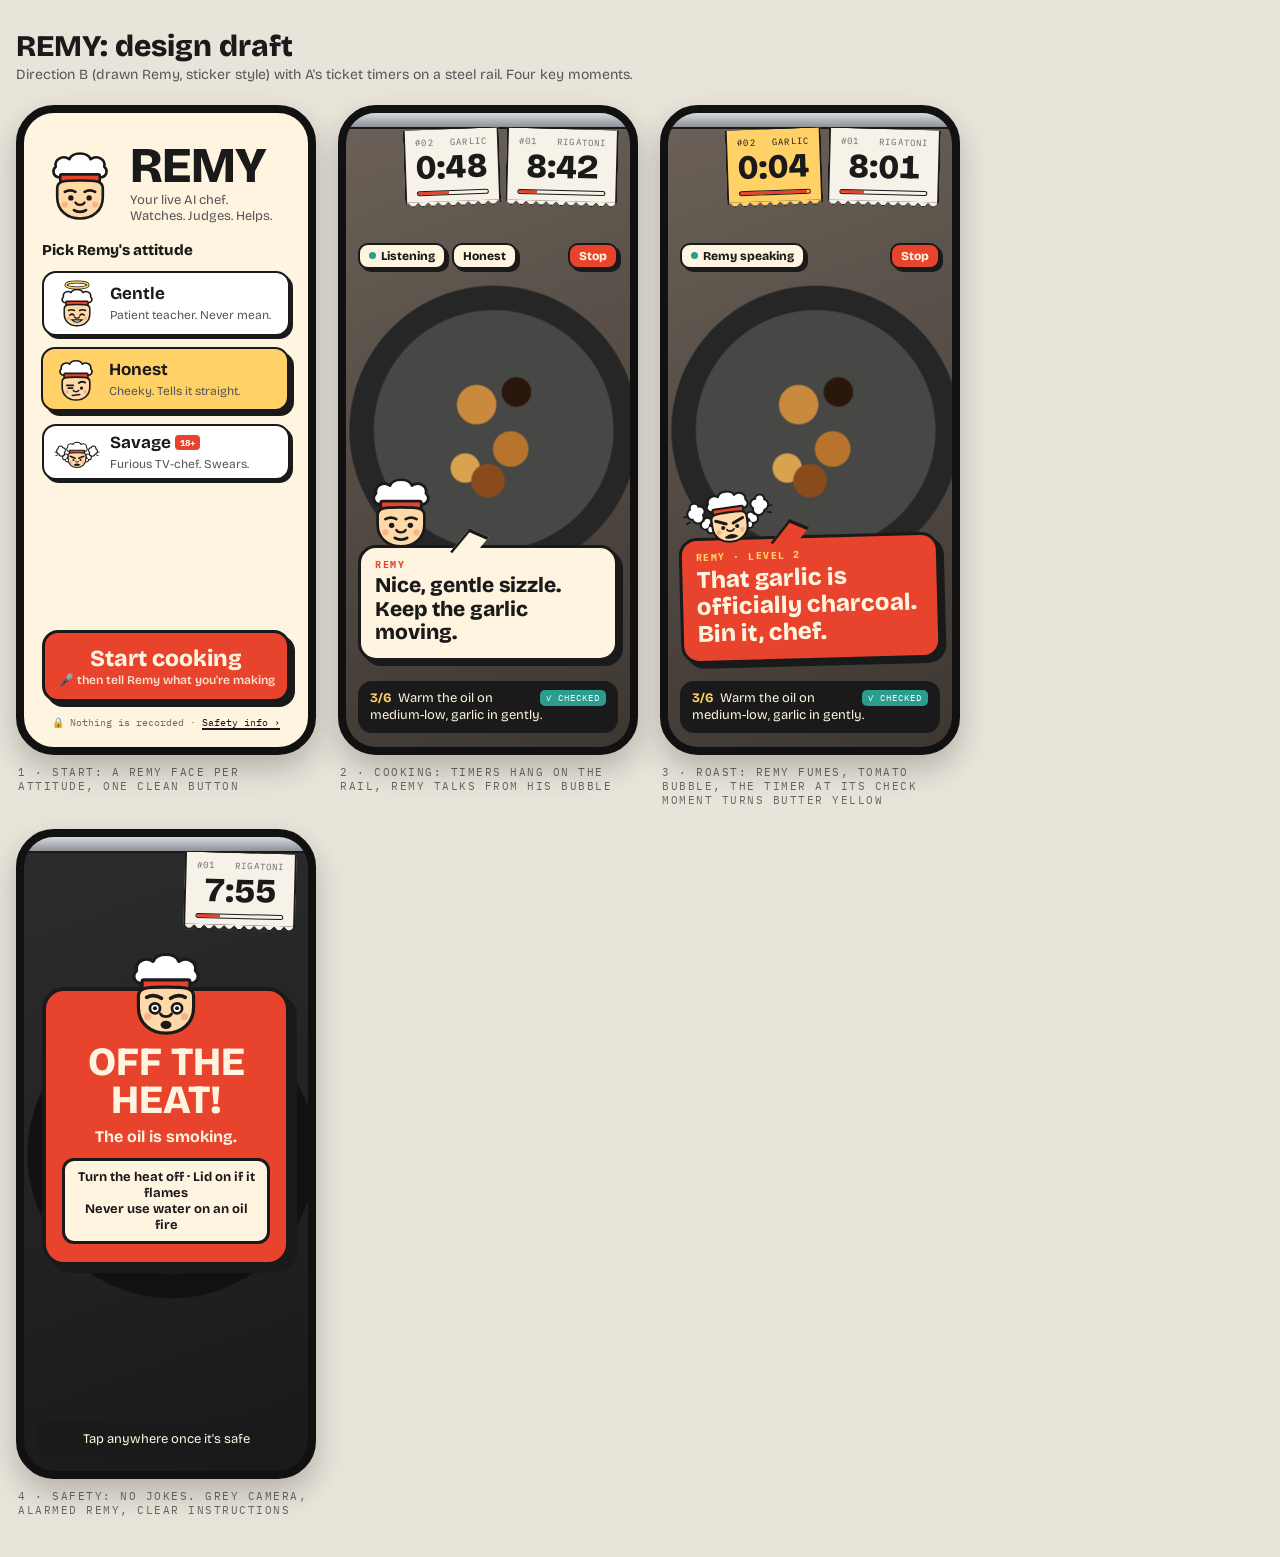
<file: docs/design/draft.html>
<!doctype html>
<html lang="en">
<head>
<meta charset="utf-8">
<meta name="viewport" content="width=device-width, initial-scale=1">
<title>REMY design draft</title>
<!-- Design draft for issue #52 (Matthew): direction B (drawn Remy) + A's ticket timers.
     Not part of the app: Felix builds it in app/. -->
<link href="https://fonts.googleapis.com/css2?family=Bricolage+Grotesque:opsz,wght@12..96,500;12..96,700;12..96,800&family=IBM+Plex+Mono:wght@500;600&display=swap" rel="stylesheet">
<style>
  :root {
    --cream: #fff4e0; --paper: #f7f2e8; --ink: #1a1a1a; --tomato: #e8432c; --butter: #ffd166; --mint: #2a9d8f; --skin: #ffd9a8;
    --steel-1: #d7dadd; --steel-2: #8d9297;
    --shadow: 4px 4px 0 var(--ink); --line: 3px solid var(--ink);
  }
  * { box-sizing: border-box; }
  body { margin: 0; background: #e9e4da; color: var(--ink); font-family: "Bricolage Grotesque", system-ui, sans-serif; padding: 28px 16px 40px; }
  h1 { font-size: 30px; font-weight: 800; margin: 0; }
  .intro { margin: 2px 0 22px; font-size: 14px; color: #555; }
  .row { display: flex; gap: 22px; flex-wrap: wrap; }
  .shot { width: 300px; }
  .label { font-family: "IBM Plex Mono", monospace; font-size: 11px; letter-spacing: 1.5px; text-transform: uppercase; color: #666; margin: 10px 2px 0; }
  .phone { width: 300px; height: 650px; border-radius: 38px; border: 8px solid #111; overflow: hidden; position: relative;
    box-shadow: 0 14px 30px rgba(0,0,0,.22); background: #000; }
  .phone > * { position: absolute; z-index: 1; }
  .cam { inset: 0; z-index: 0; background:
      radial-gradient(circle at 52% 50%, transparent 0 34%, #262626 34.5% 41%, transparent 41.5%),
      radial-gradient(circle at 46% 46%, #c98a3d 0 5%, transparent 5.5%),
      radial-gradient(circle at 58% 53%, #b8742c 0 4.5%, transparent 5%),
      radial-gradient(circle at 50% 58%, #8a4b1c 0 4%, transparent 4.5%),
      radial-gradient(circle at 42% 56%, #d9a24f 0 3.5%, transparent 4%),
      radial-gradient(circle at 60% 44%, #2a170b 0 3.5%, transparent 4%),
      radial-gradient(circle at 52% 50%, #474745 0 34%, transparent 34.5%),
      linear-gradient(160deg, #6b6158, #3d3732); }

  /* ---------- shared pieces ---------- */
  .chip { background: var(--cream); border: 2.5px solid var(--ink); border-radius: 10px; padding: 4px 9px; box-shadow: 3px 3px 0 var(--ink);
    font-weight: 800; font-size: 12px; white-space: nowrap; }
  .chip.stop { background: var(--tomato); color: var(--cream); }
  .chip.live::before { content: ""; display: inline-block; width: 7px; height: 7px; border-radius: 50%; background: var(--mint); margin-right: 5px; vertical-align: 1px; }

  /* A's ticket rail, restyled to match B (ink outline + hard shadow) */
  .rail { top: 0; left: 0; right: 0; height: 16px; background: linear-gradient(var(--steel-1), var(--steel-2)); border-bottom: 2.5px solid var(--ink); }
  .ticket { background: var(--paper); border: 2.5px solid var(--ink); border-top: 0; box-shadow: var(--shadow); padding: 7px 10px 10px; text-align: center;
    -webkit-mask: linear-gradient(#000 0 0) top/100% calc(100% - 6px) no-repeat, conic-gradient(from -45deg at bottom, #0000, #000 1deg 89deg, #0000 90deg) bottom/10px 6px repeat-x;
            mask: linear-gradient(#000 0 0) top/100% calc(100% - 6px) no-repeat, conic-gradient(from -45deg at bottom, #0000, #000 1deg 89deg, #0000 90deg) bottom/10px 6px repeat-x; }
  .ticket .k { font-family: "IBM Plex Mono", monospace; font-size: 9px; letter-spacing: 1.2px; text-transform: uppercase; color: #6b6b6b; display: flex; justify-content: space-between; gap: 6px; }
  .ticket .big { font-weight: 800; font-size: 34px; line-height: 1; margin-top: 3px; font-variant-numeric: tabular-nums; }
  .ticket .bar { height: 5px; border: 1.5px solid var(--ink); border-radius: 3px; margin-top: 6px; background: linear-gradient(90deg, var(--tomato) var(--p), transparent var(--p)); }
  .ticket.check { background: var(--butter); }
  .ticket.check .k { color: var(--ink); }
  .t1 { top: 16px; right: 12px; width: 112px; transform: rotate(1.5deg); }
  .t2 { top: 16px; right: 130px; width: 96px; transform: rotate(-2deg); }

  .face { width: 84px; }
  .speech { left: 12px; right: 12px; background: var(--cream); border: var(--line); border-radius: 18px; padding: 11px 14px 13px;
    box-shadow: 5px 5px 0 var(--ink); font-weight: 800; font-size: 21px; line-height: 1.12; }
  .speech::before { content: ""; position: absolute; top: -16px; left: 96px; width: 22px; height: 22px; background: inherit;
    border-left: var(--line); border-top: var(--line); transform: skewX(-25deg) rotate(20deg); }
  .speech .who { font-family: "IBM Plex Mono", monospace; font-size: 10px; letter-spacing: 1.5px; text-transform: uppercase; color: var(--tomato); display: block; margin-bottom: 4px; }
  .speech.roast { background: var(--tomato); color: var(--cream); font-size: 24px; transform: rotate(-1.5deg); }
  .speech.roast .who { color: var(--butter); }
  .steps { left: 12px; right: 12px; bottom: 14px; background: var(--ink); color: var(--cream); border-radius: 14px; padding: 9px 12px; font-size: 13px; line-height: 1.3; }
  .steps b { color: var(--butter); margin-right: 6px; }
  .steps .tag { float: right; font-family: "IBM Plex Mono", monospace; font-size: 9px; letter-spacing: 1px; background: var(--mint); color: #fff; padding: 2px 6px; border-radius: 5px; margin-left: 6px; }

  /* ---------- 1. start screen ---------- */
  .start { background: var(--cream); }
  .start .inner { inset: 0; padding: 30px 18px 18px; display: flex; flex-direction: column; gap: 12px; }
  .brand { display: flex; align-items: center; gap: 12px; }
  .brand .face { width: 76px; }
  .brand h2 { margin: 0; font-size: 50px; font-weight: 800; line-height: .9; letter-spacing: -1px; }
  .brand p { margin: 4px 0 0; font-size: 13px; color: #555; line-height: 1.25; }
  .pick { font-weight: 800; font-size: 15px; margin-top: 4px; }
  .mode { display: flex; align-items: center; gap: 10px; background: #fff; border: 2.5px solid var(--ink); border-radius: 14px; padding: 6px 10px;
    box-shadow: 3px 3px 0 var(--ink); }
  .mode svg { width: 46px; flex: none; }
  .mode b { font-size: 17px; display: block; }
  .mode small { font-size: 12px; color: #555; }
  .mode.on { background: var(--butter); box-shadow: 5px 5px 0 var(--ink); transform: translate(-1px, -1px); }
  .mode .age { font-family: "IBM Plex Mono", monospace; font-size: 9px; background: var(--tomato); color: #fff; padding: 2px 5px; border-radius: 4px; margin-left: 4px; vertical-align: 2px; }
  .go { margin-top: auto; background: var(--tomato); color: var(--cream); border: var(--line); border-radius: 16px; box-shadow: 5px 5px 0 var(--ink);
    font-weight: 800; font-size: 23px; padding: 13px 14px 12px; text-align: center; line-height: 1.1; }
  .go small { display: block; font-size: 12px; white-space: nowrap; font-weight: 600; opacity: .9; margin-top: 3px; }
  .fine { font-family: "IBM Plex Mono", monospace; font-size: 10px; color: #6b6b6b; text-align: center; margin-top: 2px; }
  .fine u { text-decoration-thickness: 1.5px; text-underline-offset: 2px; color: var(--ink); }

  /* ---------- 4. alert ---------- */
  .alert .cam { filter: grayscale(1) brightness(.45); }
  .alert-card { top: 150px; left: 18px; right: 18px; background: var(--tomato); color: var(--cream); border: 4px solid var(--ink); border-radius: 22px;
    box-shadow: 7px 7px 0 var(--ink); padding: 16px 16px 18px; text-align: center; }
  .alert-card .face { width: 92px; margin: -64px auto 4px; display: block; }
  .alert-card h3 { margin: 0; font-size: 40px; line-height: .95; font-weight: 800; text-transform: uppercase; }
  .alert-card p { margin: 8px 0 0; font-size: 16px; font-weight: 700; }
  .alert-card .do { margin-top: 12px; background: var(--cream); color: var(--ink); border: 3px solid var(--ink); border-radius: 12px; padding: 8px; font-size: 13px; font-weight: 700; }
</style>
</head>
<body>
  <!-- Remy: one head + swappable faces (eyebrows, eyes, mouth). Felix can reuse this SVG as-is. -->
  <svg width="0" height="0" style="position:absolute">
    <defs>
      <g id="head">
        <path d="M24 44 C16 44 12 36 18 30 C16 20 28 14 36 20 C40 10 60 10 64 20 C72 14 84 20 82 30 C88 36 84 44 76 44 Z" fill="#fff" stroke="#1a1a1a" stroke-width="3.5" stroke-linejoin="round"/>
        <rect x="24" y="40" width="52" height="10" rx="2" fill="#e8432c" stroke="#1a1a1a" stroke-width="3.5"/>
        <path d="M20 58 C20 48 30 48 50 48 C70 48 80 48 80 58 L80 70 C80 88 66 98 50 98 C34 98 20 88 20 70 Z" fill="#ffd9a8" stroke="#1a1a1a" stroke-width="3.5"/>
        <path d="M44 77 C46 81 54 81 56 77" fill="none" stroke="#1a1a1a" stroke-width="3" stroke-linecap="round"/>
        <circle cx="30" cy="80" r="4" fill="#f5a37a" opacity=".7"/><circle cx="70" cy="80" r="4" fill="#f5a37a" opacity=".7"/>
      </g>
      <g id="f-watch"><use href="#head"/><path d="M30 63 Q37 59 44 63" fill="none" stroke="#1a1a1a" stroke-width="3.5" stroke-linecap="round"/><path d="M56 63 Q63 59 70 63" fill="none" stroke="#1a1a1a" stroke-width="3.5" stroke-linecap="round"/><circle cx="38" cy="71" r="3.5" fill="#1a1a1a"/><circle cx="62" cy="71" r="3.5" fill="#1a1a1a"/><path d="M42 87 C46 90 54 90 58 87" fill="none" stroke="#1a1a1a" stroke-width="3.5" stroke-linecap="round"/></g>
      <g id="f-sus"><use href="#head"/><path d="M30 66 L44 66" stroke="#1a1a1a" stroke-width="4" stroke-linecap="round"/><path d="M56 61 Q63 56 70 60" fill="none" stroke="#1a1a1a" stroke-width="4" stroke-linecap="round"/><path d="M33 72 L43 72" stroke="#1a1a1a" stroke-width="3.5" stroke-linecap="round"/><circle cx="62" cy="72" r="3.5" fill="#1a1a1a"/><path d="M42 88 L58 86" fill="none" stroke="#1a1a1a" stroke-width="3.5" stroke-linecap="round"/></g>
      <g id="f-fury"><use href="#head"/><path d="M27 60 L44 67" stroke="#1a1a1a" stroke-width="5" stroke-linecap="round"/><path d="M73 60 L56 67" stroke="#1a1a1a" stroke-width="5" stroke-linecap="round"/><circle cx="38" cy="73" r="3.5" fill="#1a1a1a"/><circle cx="62" cy="73" r="3.5" fill="#1a1a1a"/><path d="M38 90 Q50 80 62 90 Q50 96 38 90 Z" fill="#1a1a1a"/></g>
      <g id="f-proud"><use href="#head"/><path d="M30 62 Q37 58 44 62" fill="none" stroke="#1a1a1a" stroke-width="3.5" stroke-linecap="round"/><path d="M56 62 Q63 58 70 62" fill="none" stroke="#1a1a1a" stroke-width="3.5" stroke-linecap="round"/><path d="M33 73 Q38 68 43 73" fill="none" stroke="#1a1a1a" stroke-width="3.5" stroke-linecap="round"/><path d="M57 73 Q62 68 67 73" fill="none" stroke="#1a1a1a" stroke-width="3.5" stroke-linecap="round"/><path d="M38 84 Q50 96 62 84 Z" fill="#fff" stroke="#1a1a1a" stroke-width="3"/></g>

      <!-- accessories: a halo for Gentle, steam from the ears for Savage -->
      <g id="acc-halo"><ellipse cx="50" cy="2" rx="26" ry="7" fill="none" stroke="#1a1a1a" stroke-width="7"/><ellipse cx="50" cy="2" rx="26" ry="7" fill="none" stroke="#ffd166" stroke-width="3.5"/></g>
      <g id="acc-steam">
        <!-- cartoon steam: puffs grow as they blow out of each ear, plus little speed lines -->
        <g fill="#1a1a1a" stroke="#1a1a1a" stroke-width="7"><circle cx="17" cy="73" r="4.5"/><circle cx="9" cy="64" r="6"/><circle cx="13" cy="59" r="5"/><circle cx="-2" cy="50" r="8"/><circle cx="-10" cy="43" r="7.5"/><circle cx="2" cy="40" r="7"/><circle cx="-6" cy="33" r="6"/></g><g fill="#fff"><circle cx="17" cy="73" r="4.5"/><circle cx="9" cy="64" r="6"/><circle cx="13" cy="59" r="5"/><circle cx="-2" cy="50" r="8"/><circle cx="-10" cy="43" r="7.5"/><circle cx="2" cy="40" r="7"/><circle cx="-6" cy="33" r="6"/></g><g fill="#1a1a1a" stroke="#1a1a1a" stroke-width="7"><circle cx="83" cy="73" r="4.5"/><circle cx="91" cy="64" r="6"/><circle cx="87" cy="59" r="5"/><circle cx="102" cy="50" r="8"/><circle cx="110" cy="43" r="7.5"/><circle cx="98" cy="40" r="7"/><circle cx="106" cy="33" r="6"/></g><g fill="#fff"><circle cx="83" cy="73" r="4.5"/><circle cx="91" cy="64" r="6"/><circle cx="87" cy="59" r="5"/><circle cx="102" cy="50" r="8"/><circle cx="110" cy="43" r="7.5"/><circle cx="98" cy="40" r="7"/><circle cx="106" cy="33" r="6"/></g>
        <g stroke="#1a1a1a" stroke-width="3" stroke-linecap="round" fill="none"><path d="M-16 56 L-22 58"/><path d="M-18 46 L-25 46"/><path d="M116 56 L122 58"/><path d="M118 46 L125 46"/></g>
      </g>
      <g id="acc-flush"><!-- angry red flush over the face --><path d="M22 60 C22 52 32 52 50 52 C68 52 78 52 78 60 L78 70 C78 86 65 96 50 96 C35 96 22 86 22 70 Z" fill="#e8432c" opacity=".28"/></g>
      <g id="f-gentle"><use href="#f-proud"/><use href="#acc-halo"/></g>
      <g id="f-savage"><use href="#acc-steam"/><use href="#f-fury"/></g>
      <!-- alarmed: no comedy, wide eyes, flat mouth (safety alerts only) -->
      <g id="f-alarm"><use href="#head"/><path d="M29 59 Q37 55 45 60" fill="none" stroke="#1a1a1a" stroke-width="4" stroke-linecap="round"/><path d="M55 60 Q63 55 71 59" fill="none" stroke="#1a1a1a" stroke-width="4" stroke-linecap="round"/><circle cx="38" cy="71" r="5.5" fill="#fff" stroke="#1a1a1a" stroke-width="3"/><circle cx="62" cy="71" r="5.5" fill="#fff" stroke="#1a1a1a" stroke-width="3"/><circle cx="38" cy="71" r="2.2" fill="#1a1a1a"/><circle cx="62" cy="71" r="2.2" fill="#1a1a1a"/><ellipse cx="50" cy="89" rx="6" ry="4.5" fill="#1a1a1a"/></g>
    </defs>
  </svg>

  <h1>REMY: design draft</h1>
  <p class="intro">Direction B (drawn Remy, sticker style) with A's ticket timers on a steel rail. Four key moments.</p>

  <div class="row">
    <!-- 1. START -->
    <div class="shot">
      <div class="phone start"><div class="inner">
        <div class="brand"><svg class="face" viewBox="0 0 100 104"><use href="#f-watch"/></svg>
          <div><h2>REMY</h2><p>Your live AI chef.<br>Watches. Judges. Helps.</p></div></div>
        <div class="pick">Pick Remy's attitude</div>
        <div class="mode"><svg viewBox="-4 -12 108 116"><use href="#f-gentle"/></svg><div><b>Gentle</b><small>Patient teacher. Never mean.</small></div></div>
        <div class="mode on"><svg viewBox="0 0 100 104"><use href="#f-sus"/></svg><div><b>Honest</b><small>Cheeky. Tells it straight.</small></div></div>
        <div class="mode"><svg viewBox="-28 -12 156 116"><use href="#f-savage"/></svg><div><b>Savage<span class="age">18+</span></b><small>Furious TV-chef. Swears.</small></div></div>
        <div class="go">Start cooking<small>🎤 then tell Remy what you're making</small></div>
        <div class="fine">🔒 Nothing is recorded · <u>Safety info ›</u></div>
      </div></div>
      <div class="label">1 · Start: a Remy face per attitude, one clean button</div>
    </div>

    <!-- 2. COOKING -->
    <div class="shot">
      <div class="phone"><div class="cam"></div>
        <div class="rail"></div>
        <div class="ticket t2"><div class="k"><span>#02</span><span>Garlic</span></div><div class="big">0:48</div><div class="bar" style="--p:45%"></div></div>
        <div class="ticket t1"><div class="k"><span>#01</span><span>Rigatoni</span></div><div class="big">8:42</div><div class="bar" style="--p:22%"></div></div>
        <svg class="face" style="bottom:196px;left:16px;width:78px;z-index:2" viewBox="0 0 100 104"><use href="#f-watch"/></svg>
        <div style="top:130px;left:12px;display:flex;gap:6px"><span class="chip live">Listening</span><span class="chip">Honest</span></div>
        <div class="chip stop" style="top:130px;right:12px">Stop</div>
        <div class="speech" style="bottom:86px"><span class="who">Remy</span>Nice, gentle sizzle. Keep the garlic moving.</div>
        <div class="steps"><span class="tag">✓ CHECKED</span><b>3/6</b>Warm the oil on medium-low, garlic in gently.</div>
      </div>
      <div class="label">2 · Cooking: timers hang on the rail, Remy talks from his bubble</div>
    </div>

    <!-- 3. ROAST -->
    <div class="shot">
      <div class="phone"><div class="cam"></div>
        <div class="rail"></div>
        <div class="ticket t2 check"><div class="k"><span>#02</span><span>Garlic</span></div><div class="big">0:04</div><div class="bar" style="--p:96%"></div></div>
        <div class="ticket t1"><div class="k"><span>#01</span><span>Rigatoni</span></div><div class="big">8:01</div><div class="bar" style="--p:27%"></div></div>
        <svg class="face" style="bottom:202px;left:14px;width:92px;transform:rotate(-8deg);z-index:2" viewBox="-28 -12 156 116"><use href="#f-savage"/></svg>
        <div style="top:130px;left:12px;display:flex;gap:6px"><span class="chip live">Remy speaking</span></div>
        <div class="chip stop" style="top:130px;right:12px">Stop</div>
        <div class="speech roast" style="bottom:86px"><span class="who">Remy · level 2</span>That garlic is officially charcoal. Bin it, chef.</div>
        <div class="steps"><span class="tag">✓ CHECKED</span><b>3/6</b>Warm the oil on medium-low, garlic in gently.</div>
      </div>
      <div class="label">3 · Roast: Remy fumes, tomato bubble, the timer at its check moment turns butter yellow</div>
    </div>

    <!-- 4. SAFETY ALERT -->
    <div class="shot">
      <div class="phone alert"><div class="cam"></div>
        <div class="rail"></div>
        <div class="ticket t1"><div class="k"><span>#01</span><span>Rigatoni</span></div><div class="big">7:55</div><div class="bar" style="--p:28%"></div></div>
        <div class="alert-card">
          <svg class="face" viewBox="0 0 100 104"><use href="#f-alarm"/></svg>
          <h3>Off the heat!</h3>
          <p>The oil is smoking.</p>
          <div class="do">Turn the heat off · Lid on if it flames<br><b>Never use water on an oil fire</b></div>
        </div>
        <div class="steps" style="text-align:center">Tap anywhere once it's safe</div>
      </div>
      <div class="label">4 · Safety: no jokes. Grey camera, alarmed Remy, clear instructions</div>
    </div>
  </div>
</body>
</html>
</file>
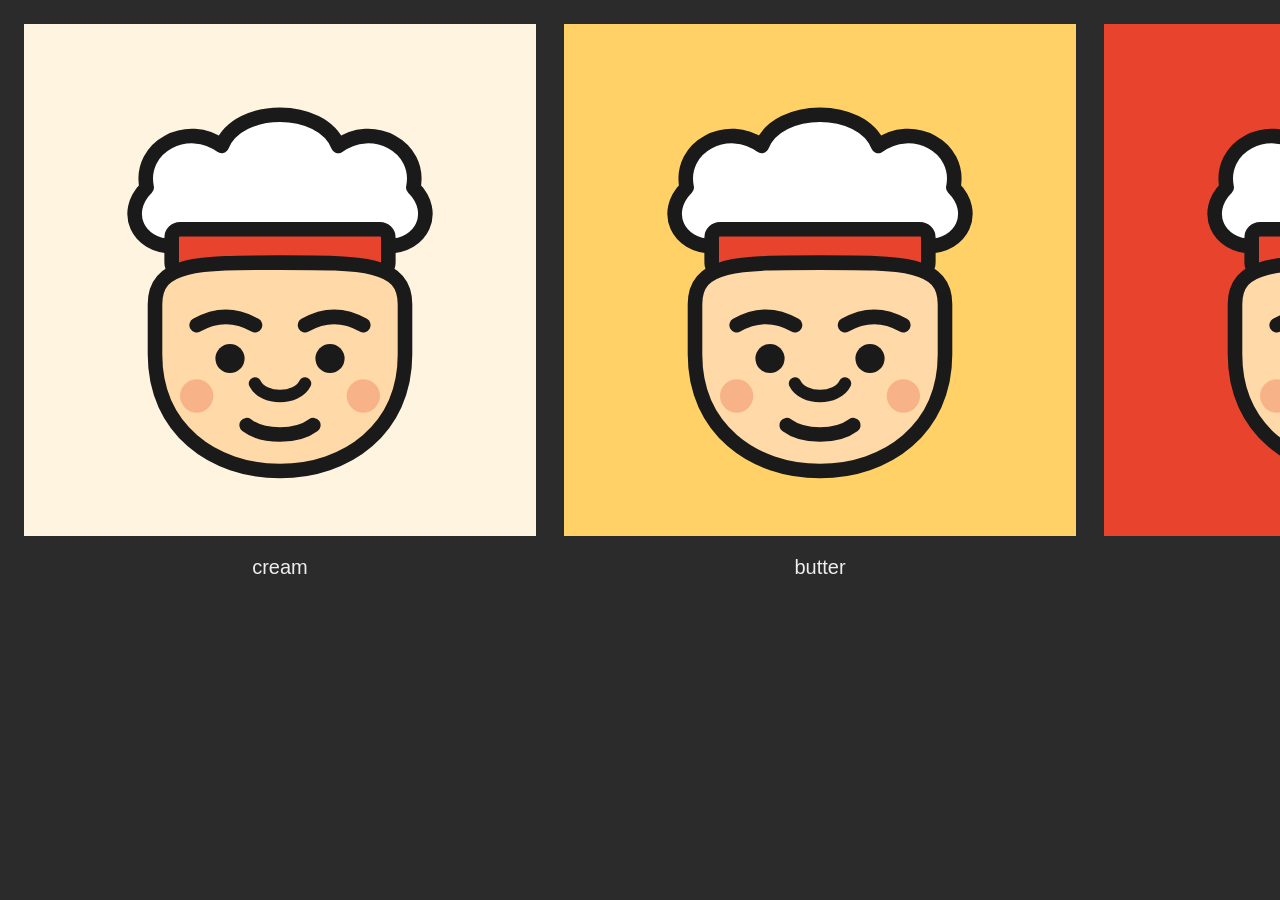
<file: docs/design/icon.html>
<!doctype html><html><head><meta charset="utf-8"><style>
body { margin:0; padding:24px; background:#2b2b2b; font-family: sans-serif; color:#eee; display:flex; gap:28px; }
.icon { width:512px; height:512px; display:grid; place-items:center; }
.icon svg { width:400px; height:auto; margin-top:16px; }
.opt p { text-align:center; font-size:20px; }
/* preview: as iOS shows it (rounded, small) */
.small .icon { transform: scale(.35); transform-origin: top left; border-radius: 115px; }
</style></head><body><svg width="0" height="0" style="position:absolute" aria-hidden="true">
    <defs>
      <g id="head">
        <path d="M24 44 C16 44 12 36 18 30 C16 20 28 14 36 20 C40 10 60 10 64 20 C72 14 84 20 82 30 C88 36 84 44 76 44 Z" fill="#fff" stroke="#1a1a1a" stroke-width="3.5" stroke-linejoin="round"/>
        <rect x="24" y="40" width="52" height="10" rx="2" fill="#e8432c" stroke="#1a1a1a" stroke-width="3.5"/>
        <path d="M20 58 C20 48 30 48 50 48 C70 48 80 48 80 58 L80 70 C80 88 66 98 50 98 C34 98 20 88 20 70 Z" fill="#ffd9a8" stroke="#1a1a1a" stroke-width="3.5"/>
        <path d="M44 77 C46 81 54 81 56 77" fill="none" stroke="#1a1a1a" stroke-width="3" stroke-linecap="round"/>
        <circle cx="30" cy="80" r="4" fill="#f5a37a" opacity=".7"/><circle cx="70" cy="80" r="4" fill="#f5a37a" opacity=".7"/>
      </g>
      <g id="f-watch"><use href="#head"/><path d="M30 63 Q37 59 44 63" fill="none" stroke="#1a1a1a" stroke-width="3.5" stroke-linecap="round"/><path d="M56 63 Q63 59 70 63" fill="none" stroke="#1a1a1a" stroke-width="3.5" stroke-linecap="round"/><circle cx="38" cy="71" r="3.5" fill="#1a1a1a"/><circle cx="62" cy="71" r="3.5" fill="#1a1a1a"/><path d="M42 87 C46 90 54 90 58 87" fill="none" stroke="#1a1a1a" stroke-width="3.5" stroke-linecap="round"/></g>
      <g id="f-sus"><use href="#head"/><path d="M30 66 L44 66" stroke="#1a1a1a" stroke-width="4" stroke-linecap="round"/><path d="M56 61 Q63 56 70 60" fill="none" stroke="#1a1a1a" stroke-width="4" stroke-linecap="round"/><path d="M33 72 L43 72" stroke="#1a1a1a" stroke-width="3.5" stroke-linecap="round"/><circle cx="62" cy="72" r="3.5" fill="#1a1a1a"/><path d="M42 88 L58 86" fill="none" stroke="#1a1a1a" stroke-width="3.5" stroke-linecap="round"/></g>
      <g id="f-fury"><use href="#head"/><path d="M27 60 L44 67" stroke="#1a1a1a" stroke-width="5" stroke-linecap="round"/><path d="M73 60 L56 67" stroke="#1a1a1a" stroke-width="5" stroke-linecap="round"/><circle cx="38" cy="73" r="3.5" fill="#1a1a1a"/><circle cx="62" cy="73" r="3.5" fill="#1a1a1a"/><path d="M38 90 Q50 80 62 90 Q50 96 38 90 Z" fill="#1a1a1a"/></g>
      <g id="f-proud"><use href="#head"/><path d="M30 62 Q37 58 44 62" fill="none" stroke="#1a1a1a" stroke-width="3.5" stroke-linecap="round"/><path d="M56 62 Q63 58 70 62" fill="none" stroke="#1a1a1a" stroke-width="3.5" stroke-linecap="round"/><path d="M33 73 Q38 68 43 73" fill="none" stroke="#1a1a1a" stroke-width="3.5" stroke-linecap="round"/><path d="M57 73 Q62 68 67 73" fill="none" stroke="#1a1a1a" stroke-width="3.5" stroke-linecap="round"/><path d="M38 84 Q50 96 62 84 Z" fill="#fff" stroke="#1a1a1a" stroke-width="3"/></g>

      <!-- accessories: a halo for Gentle, steam from the ears for Savage -->
      <g id="acc-halo"><ellipse cx="50" cy="2" rx="26" ry="7" fill="none" stroke="#1a1a1a" stroke-width="7"/><ellipse cx="50" cy="2" rx="26" ry="7" fill="none" stroke="#ffd166" stroke-width="3.5"/></g>
      <g id="acc-steam">
        <!-- cartoon steam: puffs grow as they blow out of each ear, plus little speed lines -->
        <g fill="#1a1a1a" stroke="#1a1a1a" stroke-width="7"><circle cx="17" cy="73" r="4.5"/><circle cx="9" cy="64" r="6"/><circle cx="13" cy="59" r="5"/><circle cx="-2" cy="50" r="8"/><circle cx="-10" cy="43" r="7.5"/><circle cx="2" cy="40" r="7"/><circle cx="-6" cy="33" r="6"/></g><g fill="#fff"><circle cx="17" cy="73" r="4.5"/><circle cx="9" cy="64" r="6"/><circle cx="13" cy="59" r="5"/><circle cx="-2" cy="50" r="8"/><circle cx="-10" cy="43" r="7.5"/><circle cx="2" cy="40" r="7"/><circle cx="-6" cy="33" r="6"/></g><g fill="#1a1a1a" stroke="#1a1a1a" stroke-width="7"><circle cx="83" cy="73" r="4.5"/><circle cx="91" cy="64" r="6"/><circle cx="87" cy="59" r="5"/><circle cx="102" cy="50" r="8"/><circle cx="110" cy="43" r="7.5"/><circle cx="98" cy="40" r="7"/><circle cx="106" cy="33" r="6"/></g><g fill="#fff"><circle cx="83" cy="73" r="4.5"/><circle cx="91" cy="64" r="6"/><circle cx="87" cy="59" r="5"/><circle cx="102" cy="50" r="8"/><circle cx="110" cy="43" r="7.5"/><circle cx="98" cy="40" r="7"/><circle cx="106" cy="33" r="6"/></g>
        <g stroke="#1a1a1a" stroke-width="3" stroke-linecap="round" fill="none"><path d="M-16 56 L-22 58"/><path d="M-18 46 L-25 46"/><path d="M116 56 L122 58"/><path d="M118 46 L125 46"/></g>
      </g>
      <g id="acc-flush"><!-- angry red flush over the face --><path d="M22 60 C22 52 32 52 50 52 C68 52 78 52 78 60 L78 70 C78 86 65 96 50 96 C35 96 22 86 22 70 Z" fill="#e8432c" opacity=".28"/></g>
      <g id="f-gentle"><use href="#f-proud"/><use href="#acc-halo"/></g>
      <g id="f-savage"><use href="#acc-steam"/><use href="#f-fury"/></g>
      <!-- alarmed: no comedy, wide eyes, flat mouth (safety alerts only) -->
      <g id="f-alarm"><use href="#head"/><path d="M29 59 Q37 55 45 60" fill="none" stroke="#1a1a1a" stroke-width="4" stroke-linecap="round"/><path d="M55 60 Q63 55 71 59" fill="none" stroke="#1a1a1a" stroke-width="4" stroke-linecap="round"/><circle cx="38" cy="71" r="5.5" fill="#fff" stroke="#1a1a1a" stroke-width="3"/><circle cx="62" cy="71" r="5.5" fill="#fff" stroke="#1a1a1a" stroke-width="3"/><circle cx="38" cy="71" r="2.2" fill="#1a1a1a"/><circle cx="62" cy="71" r="2.2" fill="#1a1a1a"/><ellipse cx="50" cy="89" rx="6" ry="4.5" fill="#1a1a1a"/></g>
    </defs>
  </svg><div class="opt"><div class="icon" id="icon-cream" style="background:#fff4e0"><svg viewBox="2 2 96 104"><use href="#f-watch"/></svg></div><p>cream</p></div><div class="opt"><div class="icon" id="icon-butter" style="background:#ffd166"><svg viewBox="2 2 96 104"><use href="#f-watch"/></svg></div><p>butter</p></div><div class="opt"><div class="icon" id="icon-tomato" style="background:#e8432c"><svg viewBox="2 2 96 104"><use href="#f-watch"/></svg></div><p>tomato</p></div><div class="opt"><div class="icon" id="icon-sky" style="background:#c9e2f6"><svg viewBox="2 2 96 104"><use href="#f-watch"/></svg></div><p>sky</p></div></body></html>
</file>
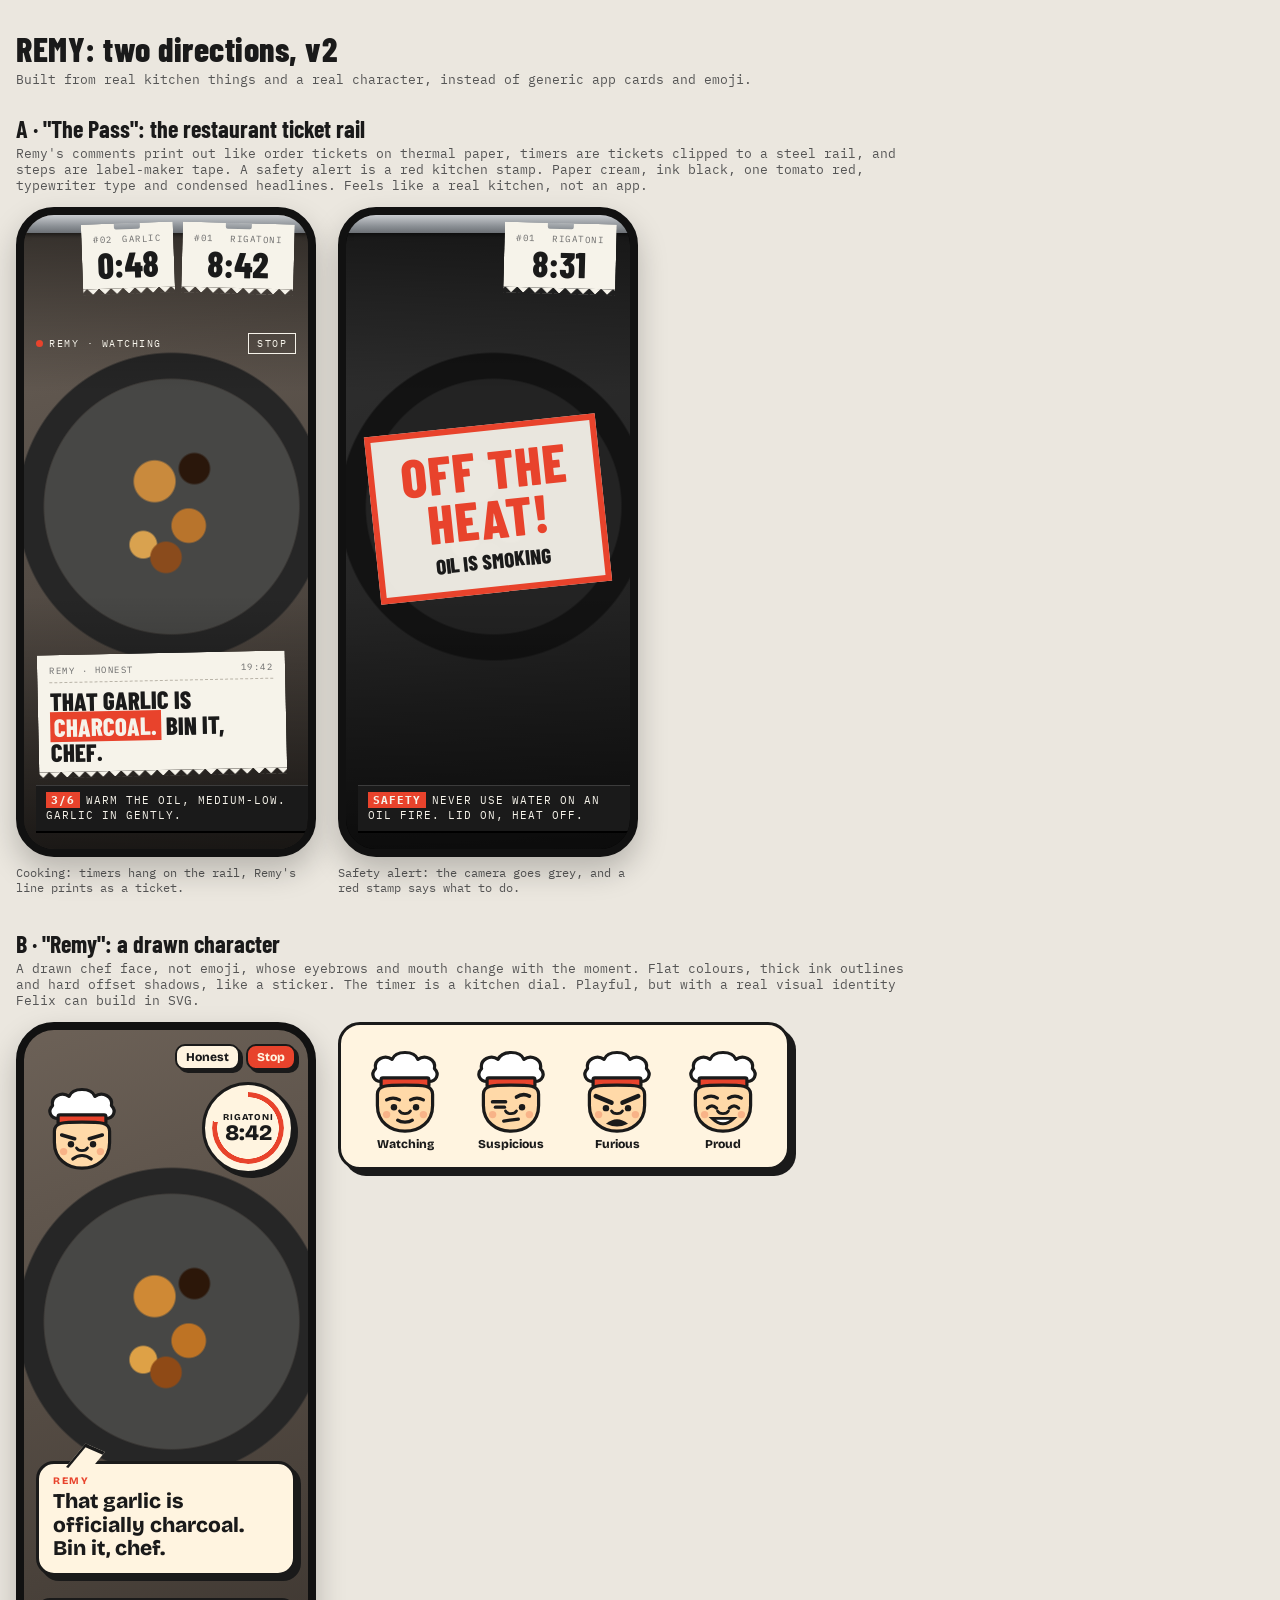
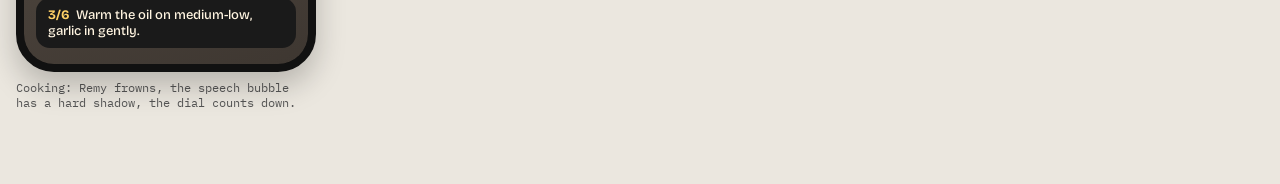
<file: docs/design/moods-v2.html>
<!doctype html>
<html lang="en">
<head>
<meta charset="utf-8">
<meta name="viewport" content="width=device-width, initial-scale=1">
<title>REMY directions v2</title>
<!-- Design exploration for issue #52 (Matthew). Not part of the app: Felix builds the chosen one in app/. -->
<link href="https://fonts.googleapis.com/css2?family=Barlow+Condensed:wght@600;800&family=IBM+Plex+Mono:wght@400;600&family=Bricolage+Grotesque:opsz,wght@12..96,500;12..96,800&display=swap" rel="stylesheet">
<style>
  :root { --page: #ebe7df; --ink: #1a1a1a; }
  * { box-sizing: border-box; }
  body { margin: 0; background: var(--page); color: var(--ink); font-family: "IBM Plex Mono", ui-monospace, monospace; padding: 28px 16px 40px; }
  h1 { font-family: "Barlow Condensed", sans-serif; font-weight: 800; font-size: 34px; margin: 0; letter-spacing: .5px; }
  .intro { margin: 2px 0 26px; font-size: 13px; color: #555; }
  .dir { margin-bottom: 34px; }
  .dir h2 { font-family: "Barlow Condensed", sans-serif; font-size: 24px; margin: 0; }
  .dir p { margin: 2px 0 14px; font-size: 12.5px; color: #555; max-width: 900px; }
  .row { display: flex; gap: 22px; flex-wrap: wrap; align-items: flex-start; }
  .phone { width: 300px; height: 650px; border-radius: 38px; border: 8px solid #111; overflow: hidden; position: relative;
    box-shadow: 0 14px 30px rgba(0,0,0,.22); background: #000; }
  .cam { position: absolute; inset: 0; background:
      radial-gradient(circle at 52% 46%, transparent 0 34%, #262626 34.5% 41%, transparent 41.5%),
      radial-gradient(circle at 46% 42%, #c98a3d 0 5%, transparent 5.5%),
      radial-gradient(circle at 58% 49%, #b8742c 0 4.5%, transparent 5%),
      radial-gradient(circle at 50% 54%, #8a4b1c 0 4%, transparent 4.5%),
      radial-gradient(circle at 42% 52%, #d9a24f 0 3.5%, transparent 4%),
      radial-gradient(circle at 60% 40%, #2a170b 0 3.5%, transparent 4%),
      radial-gradient(circle at 52% 46%, #474745 0 34%, transparent 34.5%),
      linear-gradient(160deg, #6b6158, #3d3732); }
  .phone > *:not(.cam) { position: absolute; z-index: 1; }
  .caption { width: 300px; font-size: 11.5px; color: #555; margin-top: 8px; }

  /* ================= A · THE PASS (ticket rail) ================= */
  .pass .cam::after { content: ""; position: absolute; inset: 0; background: linear-gradient(180deg, rgba(0,0,0,.55), transparent 28%, transparent 60%, rgba(0,0,0,.6)); }
  .rail { top: 0; left: 0; right: 0; height: 18px; background: linear-gradient(#c9ccd0, #8d9297 60%, #6c7075);
    box-shadow: 0 2px 4px rgba(0,0,0,.5); }
  .bar { top: 26px; left: 12px; right: 12px; display: flex; justify-content: space-between; align-items: center;
    font-size: 10px; color: #f6f3ea; letter-spacing: 1.5px; text-transform: uppercase; }
  .bar .live::before { content: ""; display: inline-block; width: 7px; height: 7px; background: #e8432c; border-radius: 50%; margin-right: 6px; animation: blink 1.2s infinite; }
  .bar .stop { border: 1px solid #f6f3ea; padding: 3px 8px; }
  .ticket { background: #f6f3ea; color: var(--ink); padding: 10px 12px 12px; box-shadow: 0 3px 8px rgba(0,0,0,.35);
    /* zig-zag torn bottom edge */
    -webkit-mask: linear-gradient(#000 0 0) top/100% calc(100% - 6px) no-repeat, conic-gradient(from -45deg at bottom, #0000, #000 1deg 89deg, #0000 90deg) bottom/12px 6px repeat-x;
            mask: linear-gradient(#000 0 0) top/100% calc(100% - 6px) no-repeat, conic-gradient(from -45deg at bottom, #0000, #000 1deg 89deg, #0000 90deg) bottom/12px 6px repeat-x; }
  .clip { width: 26px; height: 14px; background: linear-gradient(#d7dadd, #8d9297); border-radius: 2px; position: absolute; top: -8px; left: 50%; transform: translateX(-50%); }
  .t-timer { top: 8px; right: 14px; width: 112px; text-align: center; transform: rotate(1.5deg); }
  .t-timer2 { top: 8px; right: 134px; width: 92px; text-align: center; transform: rotate(-2deg); }
  .ticket .k { font-size: 9px; letter-spacing: 1.5px; text-transform: uppercase; color: #6b6b6b; display: flex; justify-content: space-between; }
  .ticket .big { font-family: "Barlow Condensed", sans-serif; font-weight: 800; font-size: 36px; line-height: 1; margin-top: 2px; }
  .ticket hr { border: 0; border-top: 1px dashed #b9b4a8; margin: 6px 0; }
  .t-roast { left: 14px; right: 22px; bottom: 74px; transform: rotate(-1.2deg); }
  .t-roast .line { font-family: "Barlow Condensed", sans-serif; font-weight: 800; font-size: 25px; line-height: 1.02; text-transform: uppercase; margin-top: 4px; }
  .t-roast .line em { font-style: normal; background: #e8432c; color: #f6f3ea; padding: 0 4px; }
  .tape { left: 12px; bottom: 18px; background: #1a1a1a; color: #f6f3ea; font-size: 11px; letter-spacing: 1px; padding: 8px 10px;
    text-transform: uppercase; box-shadow: 0 2px 0 #000, inset 0 1px 0 rgba(255,255,255,.15); max-width: 276px; line-height: 1.35; }
  .tape b { background: #e8432c; padding: 1px 5px; margin-right: 6px; }
  /* alert: the "86" stamp */
  .pass.alert .cam { filter: grayscale(1) brightness(.5); }
  .stamp { top: 210px; left: 26px; right: 26px; border: 6px solid #e8432c; color: #e8432c; text-align: center; padding: 14px 10px; transform: rotate(-6deg);
    font-family: "Barlow Condensed", sans-serif; font-weight: 800; text-transform: uppercase; background: rgba(246,243,234,.94); }
  .stamp .h { font-size: 54px; line-height: .9; letter-spacing: 1px; }
  .stamp .s { font-size: 21px; color: #1a1a1a; margin-top: 6px; }
  @keyframes blink { 50% { opacity: .25; } }

  /* ================= B · REMY (the character) ================= */
  .rm { --cream: #fff4e0; --tomato: #e8432c; --mint: #2a9d8f; --ink: #1a1a1a; }
  .rm .cam { filter: saturate(1.1); }
  .rm .bar2 { top: 14px; left: 12px; right: 12px; display: flex; justify-content: flex-end; gap: 6px; font-family: "Bricolage Grotesque", sans-serif; font-weight: 800; font-size: 12px; }
  .chip { background: var(--cream); border: 2.5px solid var(--ink); border-radius: 10px; padding: 4px 9px; box-shadow: 3px 3px 0 var(--ink); }
  .chip.stop { background: var(--tomato); color: var(--cream); }
  .face { top: 48px; left: 12px; width: 92px; }
  .dial { top: 52px; right: 14px; width: 92px; height: 92px; border-radius: 50%; background: var(--cream); border: 3px solid var(--ink); box-shadow: 4px 4px 0 var(--ink);
    display: grid; place-items: center; text-align: center; font-family: "Bricolage Grotesque", sans-serif; }
  .dial::before { content: ""; position: absolute; inset: 7px; border-radius: 50%; background: conic-gradient(var(--tomato) 0 78%, transparent 78%); -webkit-mask: radial-gradient(circle, transparent 60%, #000 61%); mask: radial-gradient(circle, transparent 60%, #000 61%); }
  .dial b { font-size: 22px; font-weight: 800; line-height: 1; }
  .dial small { font-size: 9px; font-weight: 800; letter-spacing: 1px; text-transform: uppercase; display: block; }
  .speech { left: 12px; right: 12px; bottom: 88px; background: var(--cream); border: 3px solid var(--ink); border-radius: 18px; padding: 12px 14px;
    box-shadow: 5px 5px 0 var(--ink); font-family: "Bricolage Grotesque", sans-serif; font-weight: 800; font-size: 21px; line-height: 1.12; }
  .speech::before { content: ""; position: absolute; top: -17px; left: 34px; width: 22px; height: 22px; background: var(--cream);
    border-left: 3px solid var(--ink); border-top: 3px solid var(--ink); transform: skewX(-25deg) rotate(20deg); }
  .speech .who { font-size: 10px; letter-spacing: 1.5px; text-transform: uppercase; color: var(--tomato); display: block; margin-bottom: 3px; }
  .step2 { left: 12px; right: 12px; bottom: 16px; background: var(--ink); color: var(--cream); border-radius: 14px; padding: 9px 12px;
    font-family: "Bricolage Grotesque", sans-serif; font-weight: 500; font-size: 13px; }
  .step2 b { color: #ffd166; margin-right: 6px; }
  .sheet { display: flex; gap: 14px; background: #fff4e0; border: 3px solid #1a1a1a; border-radius: 22px; padding: 16px 18px; box-shadow: 6px 6px 0 #1a1a1a; }
  .sheet figure { margin: 0; text-align: center; font-family: "Bricolage Grotesque", sans-serif; font-weight: 800; font-size: 12px; }
  .sheet svg { width: 92px; display: block; }
</style>
</head>
<body>
  <svg width="0" height="0" style="position:absolute">
    <defs>
      <!-- Remy: one head, swappable brows + mouth = expressions -->
      <g id="head">
        <path d="M24 44 C16 44 12 36 18 30 C16 20 28 14 36 20 C40 10 60 10 64 20 C72 14 84 20 82 30 C88 36 84 44 76 44 Z" fill="#fff" stroke="#1a1a1a" stroke-width="3.5" stroke-linejoin="round"/>
        <rect x="24" y="40" width="52" height="10" rx="2" fill="#e8432c" stroke="#1a1a1a" stroke-width="3.5"/>
        <path d="M20 58 C20 48 30 48 50 48 C70 48 80 48 80 58 L80 70 C80 88 66 98 50 98 C34 98 20 88 20 70 Z" fill="#ffd9a8" stroke="#1a1a1a" stroke-width="3.5"/>
        <path d="M44 76 C46 80 54 80 56 76" fill="none" stroke="#1a1a1a" stroke-width="3" stroke-linecap="round"/>
        <circle cx="30" cy="80" r="4" fill="#f5a37a" opacity=".7"/><circle cx="70" cy="80" r="4" fill="#f5a37a" opacity=".7"/>
      </g>
    </defs>
  </svg>

  <h1>REMY: two directions, v2</h1>
  <p class="intro">Built from real kitchen things and a real character, instead of generic app cards and emoji.</p>

  <!-- ===================== A ===================== -->
  <section class="dir">
    <h2>A · "The Pass": the restaurant ticket rail</h2>
    <p>Remy's comments print out like order tickets on thermal paper, timers are tickets clipped to a steel rail, and steps are label-maker tape. A safety alert is a red kitchen stamp. Paper cream, ink black, one tomato red, typewriter type and condensed headlines. Feels like a real kitchen, not an app.</p>
    <div class="row">
      <div>
        <div class="phone pass"><div class="cam"></div>
          <div class="rail"></div>
          <div class="ticket t-timer2"><div class="clip"></div><div class="k"><span>#02</span><span>Garlic</span></div><div class="big">0:48</div></div>
          <div class="ticket t-timer"><div class="clip"></div><div class="k"><span>#01</span><span>Rigatoni</span></div><div class="big">8:42</div></div>
          <div class="bar" style="top:118px"><span class="live">Remy · watching</span><span class="stop">Stop</span></div>
          <div class="ticket t-roast"><div class="k"><span>Remy · Honest</span><span>19:42</span></div><hr>
            <div class="line">That garlic is <em>charcoal.</em> Bin it, chef.</div></div>
          <div class="tape"><b>3/6</b>Warm the oil, medium-low. Garlic in gently.</div>
        </div>
        <div class="caption">Cooking: timers hang on the rail, Remy's line prints as a ticket.</div>
      </div>
      <div>
        <div class="phone pass alert"><div class="cam"></div>
          <div class="rail"></div>
          <div class="ticket t-timer"><div class="clip"></div><div class="k"><span>#01</span><span>Rigatoni</span></div><div class="big">8:31</div></div>
          <div class="stamp"><div class="h">Off the heat!</div><div class="s">Oil is smoking</div></div>
          <div class="tape"><b>Safety</b>Never use water on an oil fire. Lid on, heat off.</div>
        </div>
        <div class="caption">Safety alert: the camera goes grey, and a red stamp says what to do.</div>
      </div>
    </div>
  </section>

  <!-- ===================== B ===================== -->
  <section class="dir">
    <h2>B · "Remy": a drawn character</h2>
    <p>A drawn chef face, not emoji, whose eyebrows and mouth change with the moment. Flat colours, thick ink outlines and hard offset shadows, like a sticker. The timer is a kitchen dial. Playful, but with a real visual identity Felix can build in SVG.</p>
    <div class="row">
      <div>
        <div class="phone rm"><div class="cam"></div>
          <div class="bar2"><span class="chip">Honest</span><span class="chip stop">Stop</span></div>
          <svg class="face" viewBox="0 0 100 104"><use href="#head"/>
            <path d="M28 62 L42 66" stroke="#1a1a1a" stroke-width="4" stroke-linecap="round"/><path d="M72 62 L58 66" stroke="#1a1a1a" stroke-width="4" stroke-linecap="round"/>
            <circle cx="38" cy="72" r="3.5" fill="#1a1a1a"/><circle cx="62" cy="72" r="3.5" fill="#1a1a1a"/>
            <path d="M40 88 C46 83 54 83 60 88" fill="none" stroke="#1a1a1a" stroke-width="3.5" stroke-linecap="round"/></svg>
          <div class="dial"><div><small>Rigatoni</small><b>8:42</b></div></div>
          <div class="speech"><span class="who">Remy</span>That garlic is officially charcoal. Bin it, chef.</div>
          <div class="step2"><b>3/6</b>Warm the oil on medium-low, garlic in gently.</div>
        </div>
        <div class="caption">Cooking: Remy frowns, the speech bubble has a hard shadow, the dial counts down.</div>
      </div>
      <div class="sheet">
        <figure><svg viewBox="0 0 100 104"><use href="#head"/><path d="M30 64 Q37 60 44 64" fill="none" stroke="#1a1a1a" stroke-width="3.5" stroke-linecap="round"/><path d="M56 64 Q63 60 70 64" fill="none" stroke="#1a1a1a" stroke-width="3.5" stroke-linecap="round"/><circle cx="38" cy="72" r="3.5" fill="#1a1a1a"/><circle cx="62" cy="72" r="3.5" fill="#1a1a1a"/><path d="M42 86 C46 89 54 89 58 86" fill="none" stroke="#1a1a1a" stroke-width="3.5" stroke-linecap="round"/></svg>Watching</figure>
        <figure><svg viewBox="0 0 100 104"><use href="#head"/><path d="M30 66 L44 66" stroke="#1a1a1a" stroke-width="4" stroke-linecap="round"/><path d="M56 61 Q63 56 70 60" fill="none" stroke="#1a1a1a" stroke-width="4" stroke-linecap="round"/><path d="M33 72 L43 72" stroke="#1a1a1a" stroke-width="3.5" stroke-linecap="round"/><circle cx="62" cy="72" r="3.5" fill="#1a1a1a"/><path d="M42 87 L58 85" fill="none" stroke="#1a1a1a" stroke-width="3.5" stroke-linecap="round"/></svg>Suspicious</figure>
        <figure><svg viewBox="0 0 100 104"><use href="#head"/><path d="M27 60 L44 67" stroke="#1a1a1a" stroke-width="5" stroke-linecap="round"/><path d="M73 60 L56 67" stroke="#1a1a1a" stroke-width="5" stroke-linecap="round"/><circle cx="38" cy="73" r="3.5" fill="#1a1a1a"/><circle cx="62" cy="73" r="3.5" fill="#1a1a1a"/><path d="M38 90 Q50 80 62 90 Q50 96 38 90 Z" fill="#1a1a1a"/></svg>Furious</figure>
        <figure><svg viewBox="0 0 100 104"><use href="#head"/><path d="M30 62 Q37 58 44 62" fill="none" stroke="#1a1a1a" stroke-width="3.5" stroke-linecap="round"/><path d="M56 62 Q63 58 70 62" fill="none" stroke="#1a1a1a" stroke-width="3.5" stroke-linecap="round"/><path d="M33 73 Q38 68 43 73" fill="none" stroke="#1a1a1a" stroke-width="3.5" stroke-linecap="round"/><path d="M57 73 Q62 68 67 73" fill="none" stroke="#1a1a1a" stroke-width="3.5" stroke-linecap="round"/><path d="M38 84 Q50 96 62 84 Z" fill="#fff" stroke="#1a1a1a" stroke-width="3"/></svg>Proud</figure>
      </div>
    </div>
  </section>
</body>
</html>
</file>
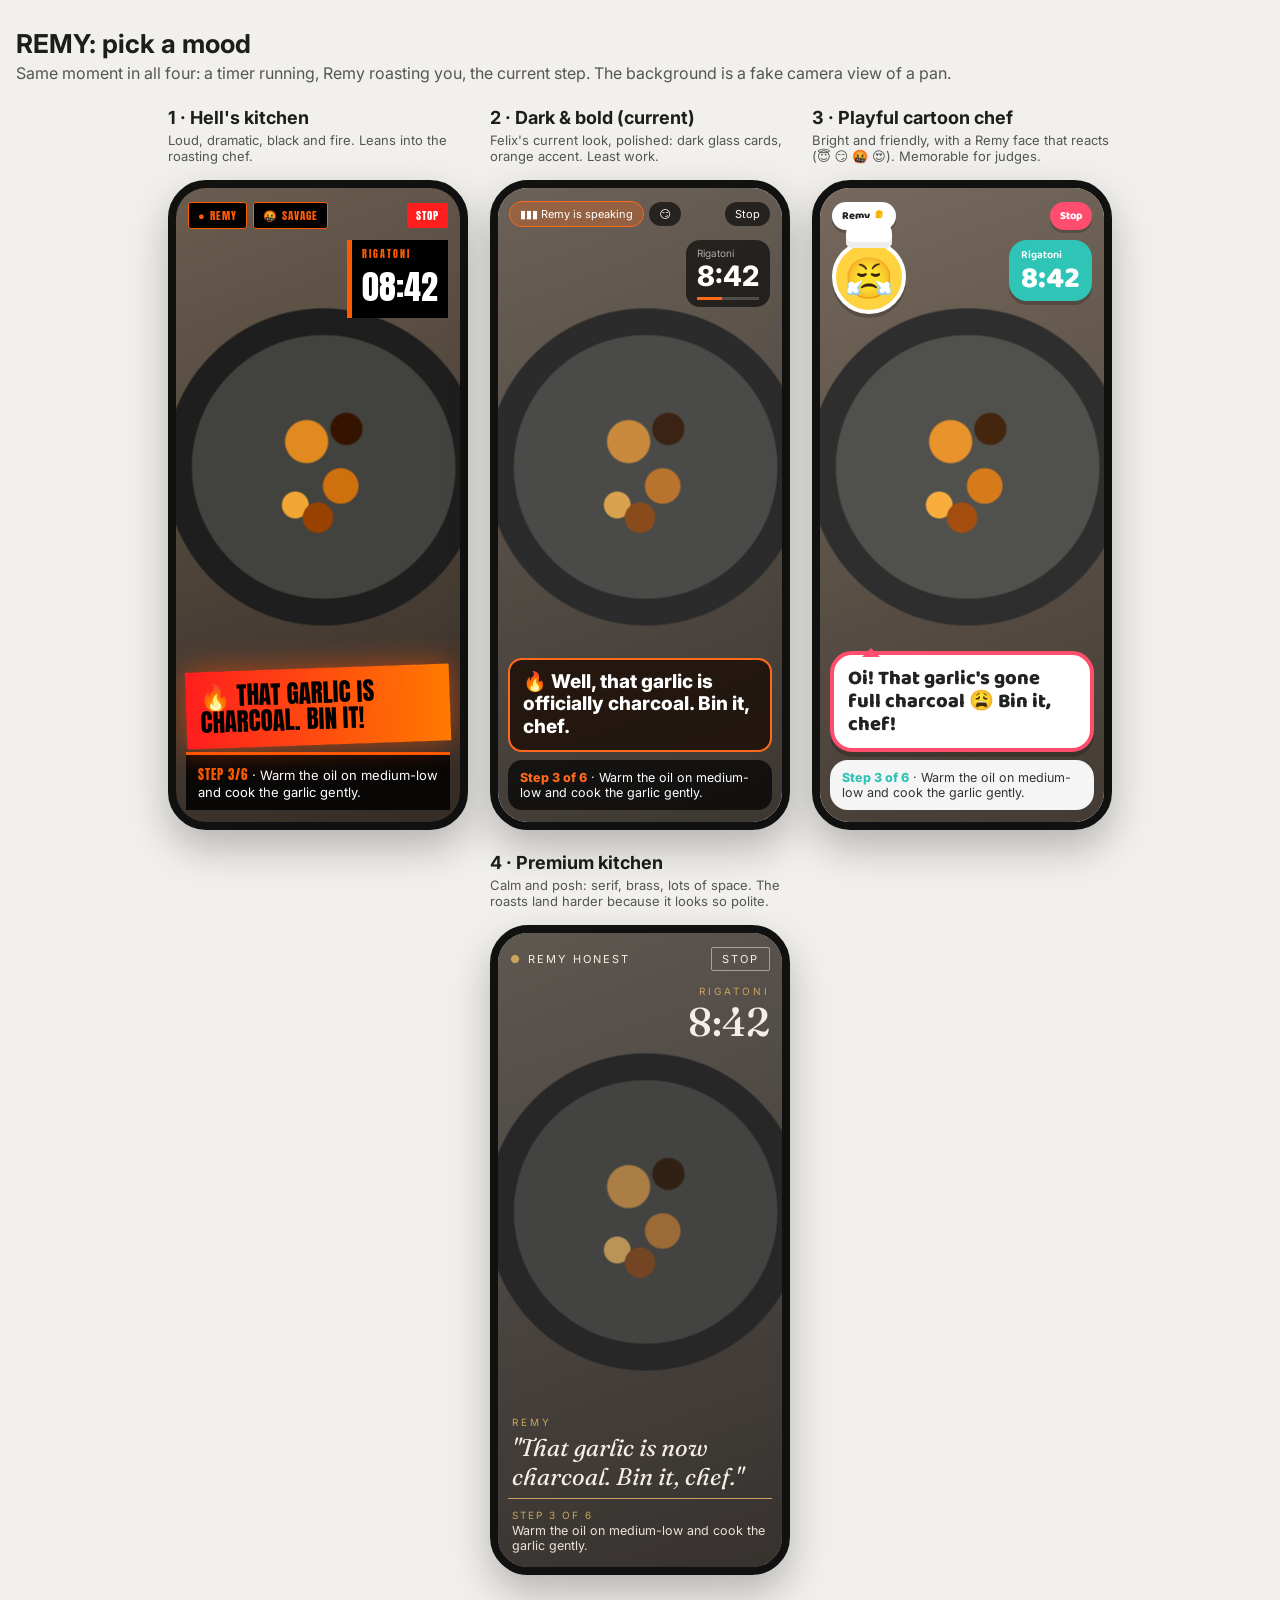
<file: docs/design/moods.html>
<!doctype html>
<html lang="en">
<head>
<meta charset="utf-8">
<meta name="viewport" content="width=device-width, initial-scale=1">
<title>REMY mood options</title>
<!-- Design exploration for issue #52 (Matthew). Not part of the app: Felix builds the chosen one in app/. -->
<link rel="preconnect" href="https://fonts.googleapis.com">
<link href="https://fonts.googleapis.com/css2?family=Anton&family=Baloo+2:wght@600;800&family=Fraunces:opsz,wght@9..144,500;9..144,700&family=Inter:wght@400;600;800&display=swap" rel="stylesheet">
<style>
  :root { --page: #f2f0ec; --ink: #1d1d1b; }
  * { box-sizing: border-box; }
  body { margin: 0; background: var(--page); color: var(--ink); font-family: Inter, system-ui, sans-serif; padding: 28px 16px 40px; }
  h1 { margin: 0 0 4px; font-size: 26px; }
  .intro { margin: 0 0 24px; color: #555; }
  .row { display: flex; gap: 22px; flex-wrap: wrap; justify-content: center; }
  .option { width: 300px; }
  .option h2 { margin: 0; font-size: 18px; }
  .option p { margin: 4px 0 12px; font-size: 13px; color: #555; min-height: 36px; }

  /* phone frame (390x844 scaled to 300 wide) */
  .phone { width: 300px; height: 650px; border-radius: 38px; border: 8px solid #111; overflow: hidden;
    position: relative; box-shadow: 0 18px 40px rgba(0,0,0,.25); }
  /* fake camera view: a pan from above */
  .cam { position: absolute; inset: 0; background:
      radial-gradient(circle at 52% 44%, transparent 0 34%, #2b2b2b 34.5% 41%, transparent 41.5%),
      radial-gradient(circle at 46% 40%, #c98a3d 0 5%, transparent 5.5%),
      radial-gradient(circle at 58% 47%, #b8742c 0 4.5%, transparent 5%),
      radial-gradient(circle at 50% 52%, #8a4b1c 0 4%, transparent 4.5%),
      radial-gradient(circle at 42% 50%, #d9a24f 0 3.5%, transparent 4%),
      radial-gradient(circle at 60% 38%, #3a2312 0 3.5%, transparent 4%),
      radial-gradient(circle at 52% 44%, #4a4a48 0 34%, transparent 34.5%),
      linear-gradient(160deg, #6b6158, #3d3732); }
  .phone > *:not(.cam) { position: absolute; z-index: 1; }
  .top { top: 14px; left: 12px; right: 12px; display: flex; gap: 6px; align-items: center; font-size: 11px; }
  .timer { top: 52px; right: 12px; }
  .face { top: 52px; left: 12px; }
  .bottom { left: 10px; right: 10px; bottom: 12px; display: flex; flex-direction: column; gap: 8px; }

  /* ---------- 1. Hell's kitchen ---------- */
  .hell .phone { background: #000; }
  .hell .cam { filter: contrast(1.15) saturate(1.2); }
  .hell .pill { background: #000; color: #ff5a00; border: 1px solid #ff5a00; padding: 4px 9px; border-radius: 3px;
    font-family: Anton, Impact, sans-serif; letter-spacing: 1px; text-transform: uppercase; }
  .hell .pill.stop { margin-left: auto; background: #ff1e1e; color: #fff; border: 0; }
  .hell .timer { background: #000; border-left: 5px solid #ff5a00; padding: 6px 10px; color: #fff; font-family: Anton, Impact, sans-serif; }
  .hell .timer small { color: #ff5a00; font-size: 10px; letter-spacing: 2px; display: block; }
  .hell .timer b { font-size: 34px; font-weight: 400; }
  .hell .roast { background: linear-gradient(90deg, #ff1e1e, #ff7a00); color: #000; padding: 12px 14px; transform: rotate(-2deg);
    font-family: Anton, Impact, sans-serif; font-size: 25px; line-height: 1.05; text-transform: uppercase; box-shadow: 0 0 30px rgba(255,80,0,.6); }
  .hell .step { background: rgba(0,0,0,.85); color: #fff; padding: 10px 12px; font-size: 13px; border-top: 3px solid #ff5a00; }
  .hell .step span { color: #ff5a00; font-family: Anton, Impact, sans-serif; letter-spacing: 1px; }

  /* ---------- 2. Dark & bold (Felix's current) ---------- */
  .bold .pill { background: rgba(0,0,0,.62); color: #fff; padding: 5px 10px; border-radius: 999px; backdrop-filter: blur(6px); }
  .bold .pill.speak { background: rgba(255,106,26,.3); outline: 1px solid #ff6a1a; }
  .bold .pill.stop { margin-left: auto; }
  .bold .timer { background: rgba(0,0,0,.62); border-radius: 14px; padding: 7px 11px; color: #fff; }
  .bold .timer small { color: #aaa; font-size: 10px; display: block; }
  .bold .timer b { font-size: 28px; font-weight: 800; }
  .bold .timer i { display: block; height: 3px; margin-top: 4px; background: linear-gradient(90deg, #ff6a1a 40%, rgba(255,255,255,.2) 40%); }
  .bold .roast { background: rgba(30,18,10,.88); border: 2px solid #ff6a1a; border-radius: 14px; padding: 11px 13px;
    color: #fff; font-weight: 800; font-size: 19px; line-height: 1.2; }
  .bold .step { background: rgba(0,0,0,.7); border-radius: 14px; padding: 10px 12px; color: #fff; font-size: 12.5px; }
  .bold .step span { color: #ff6a1a; font-weight: 800; }

  /* ---------- 3. Playful cartoon chef ---------- */
  .play .cam { filter: saturate(1.25) brightness(1.08); }
  .play .pill { background: #fff; color: #222; padding: 5px 10px; border-radius: 999px; font-family: "Baloo 2", Inter, sans-serif;
    font-weight: 800; box-shadow: 0 3px 0 rgba(0,0,0,.2); }
  .play .pill.stop { margin-left: auto; background: #ff4d6d; color: #fff; }
  .play .face { width: 74px; height: 74px; border-radius: 50%; background: #ffd23f; border: 4px solid #fff;
    box-shadow: 0 4px 0 rgba(0,0,0,.2); display: grid; place-items: center; font-size: 40px; }
  .play .face::before { content: ""; position: absolute; top: -26px; left: 10px; width: 46px; height: 30px; background: #fff;
    border-radius: 16px 16px 6px 6px; box-shadow: inset 0 -6px 0 #eee; }
  .play .timer { background: #2ec4b6; color: #fff; border-radius: 18px; padding: 6px 12px; font-family: "Baloo 2", Inter, sans-serif;
    box-shadow: 0 4px 0 rgba(0,0,0,.2); }
  .play .timer small { font-size: 11px; display: block; font-weight: 600; }
  .play .timer b { font-size: 30px; font-weight: 800; line-height: 1; }
  .play .roast { background: #fff; color: #222; border-radius: 22px; padding: 12px 14px; font-family: "Baloo 2", Inter, sans-serif;
    font-weight: 800; font-size: 20px; line-height: 1.15; border: 4px solid #ff4d6d; position: relative; box-shadow: 0 5px 0 rgba(0,0,0,.2); }
  .play .roast::before { content: ""; position: absolute; top: -16px; left: 28px; border: 9px solid transparent; border-bottom: 9px solid #ff4d6d; }
  .play .step { background: rgba(255,255,255,.95); color: #333; border-radius: 18px; padding: 10px 12px; font-size: 12.5px; }
  .play .step span { color: #2ec4b6; font-weight: 800; }

  /* ---------- 4. Premium kitchen ---------- */
  .prem .cam { filter: saturate(.8) brightness(.9); }
  .prem .phone::after { content: ""; position: absolute; inset: 0; background: linear-gradient(180deg, rgba(20,18,16,.45), transparent 30%, transparent 55%, rgba(20,18,16,.85)); }
  .prem .phone > * { z-index: 2; }
  .prem .pill { color: #f4efe6; font-size: 11px; letter-spacing: 2px; text-transform: uppercase; padding: 4px 0; }
  .prem .pill.dot::before { content: "●"; color: #c9a45c; margin-right: 6px; }
  .prem .pill.stop { margin-left: auto; border: 1px solid rgba(244,239,230,.5); padding: 4px 10px; border-radius: 2px; }
  .prem .timer { color: #f4efe6; text-align: right; }
  .prem .timer small { font-size: 10px; letter-spacing: 3px; text-transform: uppercase; color: #c9a45c; display: block; }
  .prem .timer b { font-family: Fraunces, Georgia, serif; font-weight: 500; font-size: 40px; }
  .prem .roast { color: #f4efe6; font-family: Fraunces, Georgia, serif; font-style: italic; font-size: 24px; line-height: 1.2;
    padding: 0 4px 6px; border-bottom: 1px solid #c9a45c; }
  .prem .roast small { display: block; font-family: Inter, sans-serif; font-style: normal; font-size: 10px; letter-spacing: 3px;
    color: #c9a45c; text-transform: uppercase; margin-bottom: 6px; }
  .prem .step { color: #e9e2d6; font-size: 12.5px; padding: 2px 4px; }
  .prem .step span { color: #c9a45c; letter-spacing: 2px; font-size: 10px; text-transform: uppercase; display: block; margin-bottom: 2px; }
</style>
</head>
<body>
  <h1>REMY: pick a mood</h1>
  <p class="intro">Same moment in all four: a timer running, Remy roasting you, the current step. The background is a fake camera view of a pan.</p>

  <div class="row">
    <section class="option hell">
      <h2>1 · Hell's kitchen</h2>
      <p>Loud, dramatic, black and fire. Leans into the roasting chef.</p>
      <div class="phone"><div class="cam"></div>
        <div class="top"><span class="pill">● Remy</span><span class="pill">🤬 Savage</span><span class="pill stop">Stop</span></div>
        <div class="timer"><small>RIGATONI</small><b>08:42</b></div>
        <div class="bottom">
          <div class="roast">🔥 That garlic is CHARCOAL. Bin it!</div>
          <div class="step"><span>STEP 3/6</span> · Warm the oil on medium-low and cook the garlic gently.</div>
        </div>
      </div>
    </section>

    <section class="option bold">
      <h2>2 · Dark &amp; bold (current)</h2>
      <p>Felix's current look, polished: dark glass cards, orange accent. Least work.</p>
      <div class="phone"><div class="cam"></div>
        <div class="top"><span class="pill speak">▮▮▮ Remy is speaking</span><span class="pill">😏</span><span class="pill stop">Stop</span></div>
        <div class="timer"><small>Rigatoni</small><b>8:42</b><i></i></div>
        <div class="bottom">
          <div class="roast">🔥 Well, that garlic is officially charcoal. Bin it, chef.</div>
          <div class="step"><span>Step 3 of 6</span> · Warm the oil on medium-low and cook the garlic gently.</div>
        </div>
      </div>
    </section>

    <section class="option play">
      <h2>3 · Playful cartoon chef</h2>
      <p>Bright and friendly, with a Remy face that reacts (😇 😏 🤬 😍). Memorable for judges.</p>
      <div class="phone"><div class="cam"></div>
        <div class="top"><span class="pill">Remy 👂</span><span class="pill stop">Stop</span></div>
        <div class="face">😤</div>
        <div class="timer"><small>Rigatoni</small><b>8:42</b></div>
        <div class="bottom">
          <div class="roast">Oi! That garlic's gone full charcoal 😩 Bin it, chef!</div>
          <div class="step"><span>Step 3 of 6</span> · Warm the oil on medium-low and cook the garlic gently.</div>
        </div>
      </div>
    </section>

    <section class="option prem">
      <h2>4 · Premium kitchen</h2>
      <p>Calm and posh: serif, brass, lots of space. The roasts land harder because it looks so polite.</p>
      <div class="phone"><div class="cam"></div>
        <div class="top"><span class="pill dot">Remy</span><span class="pill">Honest</span><span class="pill stop">Stop</span></div>
        <div class="timer"><small>Rigatoni</small><b>8:42</b></div>
        <div class="bottom">
          <div class="roast"><small>Remy</small>"That garlic is now charcoal. Bin it, chef."</div>
          <div class="step"><span>Step 3 of 6</span>Warm the oil on medium-low and cook the garlic gently.</div>
        </div>
      </div>
    </section>
  </div>
</body>
</html>
</file>
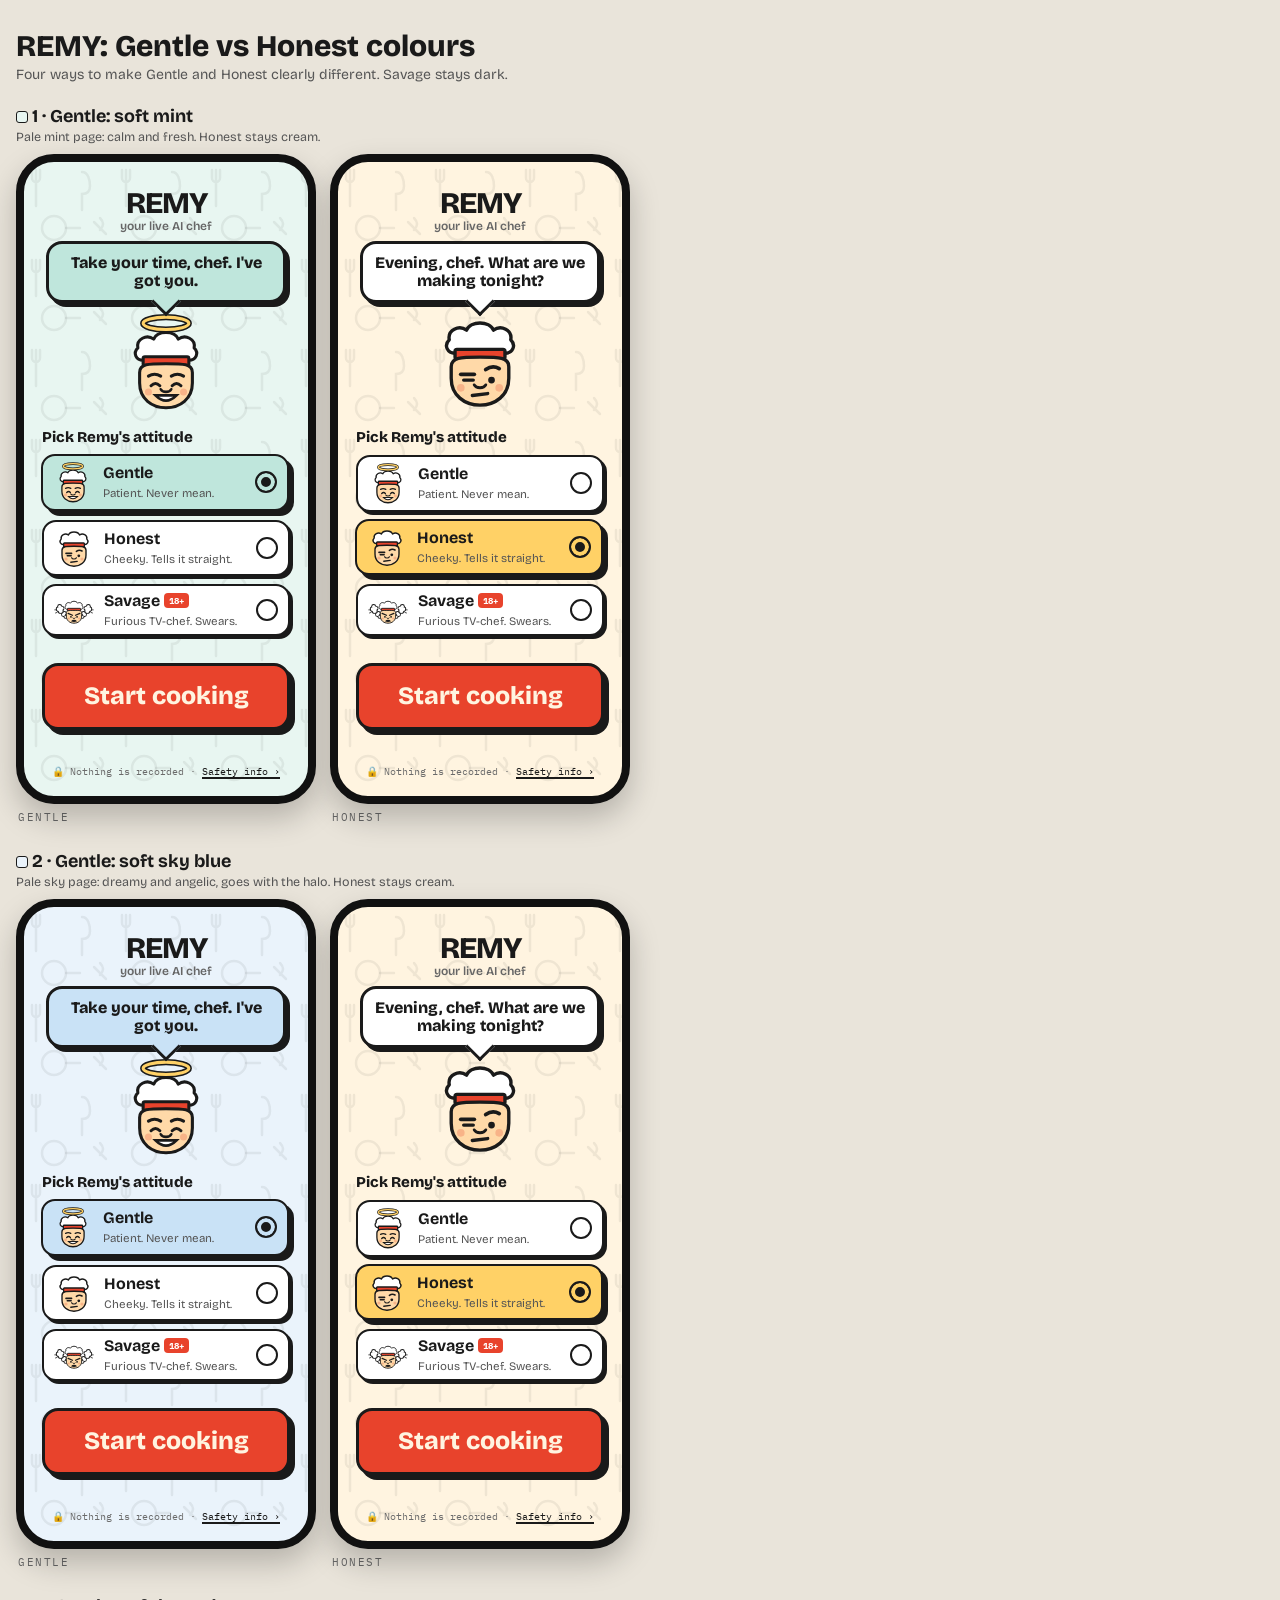
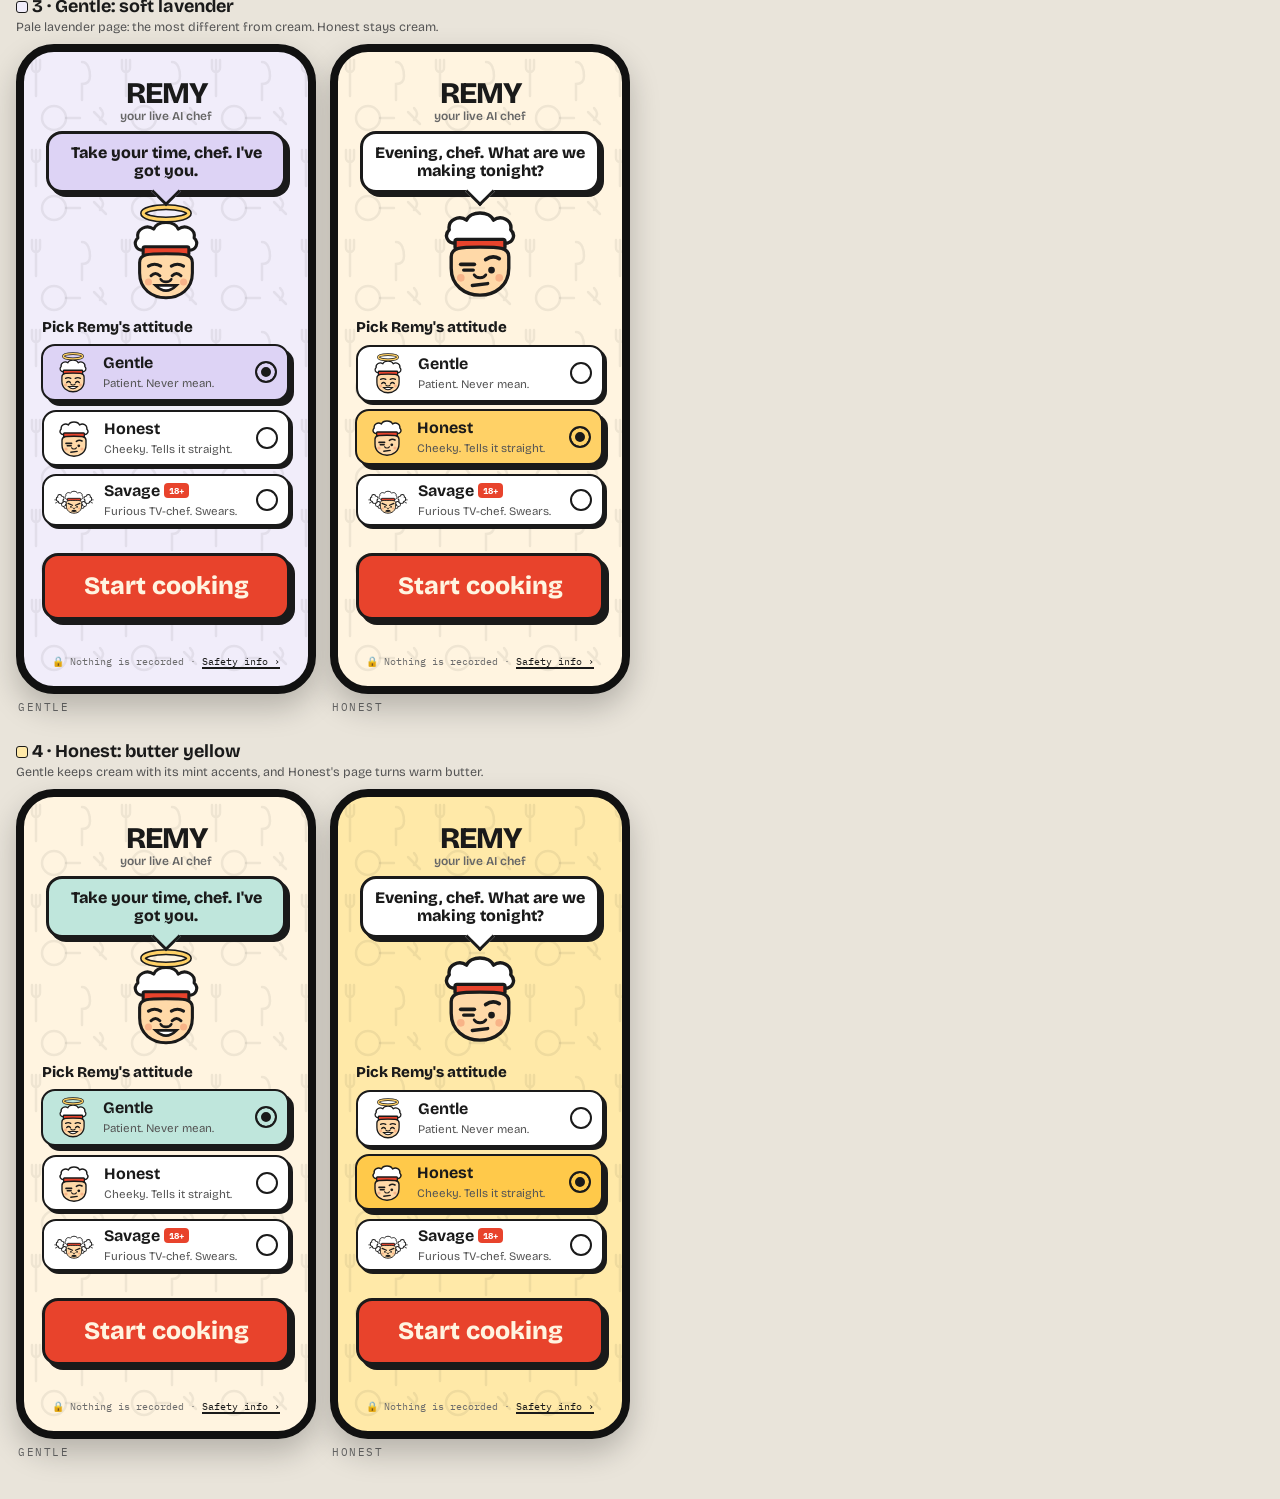
<file: docs/design/start-colours.html>
<!doctype html><html lang="en"><head><meta charset="utf-8"><meta name="viewport" content="width=device-width, initial-scale=1">
<title>REMY gentle vs honest colours</title>
<!-- Start screen for issue #52 (Matthew): greeting (idea 1) + utensil pattern (idea 3) + stacked attitude bars. Not part of the app. -->
<link href="https://fonts.googleapis.com/css2?family=Bricolage+Grotesque:opsz,wght@12..96,500;12..96,700;12..96,800&family=IBM+Plex+Mono:wght@500;600&display=swap" rel="stylesheet">
<style>
  :root {
    --cream: #fff4e0; --paper: #f7f2e8; --ink: #1a1a1a; --tomato: #e8432c; --butter: #ffd166; --mint: #2a9d8f; --skin: #ffd9a8;
    --steel-1: #d7dadd; --steel-2: #8d9297;
    --shadow: 4px 4px 0 var(--ink); --line: 3px solid var(--ink);
  }
  * { box-sizing: border-box; }
  body { margin: 0; background: #e9e4da; color: var(--ink); font-family: "Bricolage Grotesque", system-ui, sans-serif; padding: 28px 16px 40px; }
  h1 { font-size: 30px; font-weight: 800; margin: 0; }
  .intro { margin: 2px 0 22px; font-size: 14px; color: #555; }
  .row { display: flex; gap: 22px; flex-wrap: wrap; }
  .shot { width: 300px; }
  .label { font-family: "IBM Plex Mono", monospace; font-size: 11px; letter-spacing: 1.5px; text-transform: uppercase; color: #666; margin: 10px 2px 0; }
  .phone { width: 300px; height: 650px; border-radius: 38px; border: 8px solid #111; overflow: hidden; position: relative;
    box-shadow: 0 14px 30px rgba(0,0,0,.22); background: #000; }
  .phone > * { position: absolute; z-index: 1; }
  .cam { inset: 0; z-index: 0; background:
      radial-gradient(circle at 52% 50%, transparent 0 34%, #262626 34.5% 41%, transparent 41.5%),
      radial-gradient(circle at 46% 46%, #c98a3d 0 5%, transparent 5.5%),
      radial-gradient(circle at 58% 53%, #b8742c 0 4.5%, transparent 5%),
      radial-gradient(circle at 50% 58%, #8a4b1c 0 4%, transparent 4.5%),
      radial-gradient(circle at 42% 56%, #d9a24f 0 3.5%, transparent 4%),
      radial-gradient(circle at 60% 44%, #2a170b 0 3.5%, transparent 4%),
      radial-gradient(circle at 52% 50%, #474745 0 34%, transparent 34.5%),
      linear-gradient(160deg, #6b6158, #3d3732); }

  /* ---------- shared pieces ---------- */
  .chip { background: var(--cream); border: 2.5px solid var(--ink); border-radius: 10px; padding: 4px 9px; box-shadow: 3px 3px 0 var(--ink);
    font-weight: 800; font-size: 12px; white-space: nowrap; }
  .chip.stop { background: var(--tomato); color: var(--cream); }
  .chip.live::before { content: ""; display: inline-block; width: 7px; height: 7px; border-radius: 50%; background: var(--mint); margin-right: 5px; vertical-align: 1px; }

  /* A's ticket rail, restyled to match B (ink outline + hard shadow) */
  .rail { top: 0; left: 0; right: 0; height: 16px; background: linear-gradient(var(--steel-1), var(--steel-2)); border-bottom: 2.5px solid var(--ink); }
  .ticket { background: var(--paper); border: 2.5px solid var(--ink); border-top: 0; box-shadow: var(--shadow); padding: 7px 10px 10px; text-align: center;
    -webkit-mask: linear-gradient(#000 0 0) top/100% calc(100% - 6px) no-repeat, conic-gradient(from -45deg at bottom, #0000, #000 1deg 89deg, #0000 90deg) bottom/10px 6px repeat-x;
            mask: linear-gradient(#000 0 0) top/100% calc(100% - 6px) no-repeat, conic-gradient(from -45deg at bottom, #0000, #000 1deg 89deg, #0000 90deg) bottom/10px 6px repeat-x; }
  .ticket .k { font-family: "IBM Plex Mono", monospace; font-size: 9px; letter-spacing: 1.2px; text-transform: uppercase; color: #6b6b6b; display: flex; justify-content: space-between; gap: 6px; }
  .ticket .big { font-weight: 800; font-size: 34px; line-height: 1; margin-top: 3px; font-variant-numeric: tabular-nums; }
  .ticket .bar { height: 5px; border: 1.5px solid var(--ink); border-radius: 3px; margin-top: 6px; background: linear-gradient(90deg, var(--tomato) var(--p), transparent var(--p)); }
  .ticket.check { background: var(--butter); }
  .ticket.check .k { color: var(--ink); }
  .t1 { top: 16px; right: 12px; width: 112px; transform: rotate(1.5deg); }
  .t2 { top: 16px; right: 130px; width: 96px; transform: rotate(-2deg); }

  .face { width: 84px; }
  .speech { left: 12px; right: 12px; background: var(--cream); border: var(--line); border-radius: 18px; padding: 11px 14px 13px;
    box-shadow: 5px 5px 0 var(--ink); font-weight: 800; font-size: 21px; line-height: 1.12; }
  .speech::before { content: ""; position: absolute; top: -16px; left: 96px; width: 22px; height: 22px; background: inherit;
    border-left: var(--line); border-top: var(--line); transform: skewX(-25deg) rotate(20deg); }
  .speech .who { font-family: "IBM Plex Mono", monospace; font-size: 10px; letter-spacing: 1.5px; text-transform: uppercase; color: var(--tomato); display: block; margin-bottom: 4px; }
  .speech.roast { background: var(--tomato); color: var(--cream); font-size: 24px; transform: rotate(-1.5deg); }
  .speech.roast .who { color: var(--butter); }
  .steps { left: 12px; right: 12px; bottom: 14px; background: var(--ink); color: var(--cream); border-radius: 14px; padding: 9px 12px; font-size: 13px; line-height: 1.3; }
  .steps b { color: var(--butter); margin-right: 6px; }
  .steps .tag { float: right; font-family: "IBM Plex Mono", monospace; font-size: 9px; letter-spacing: 1px; background: var(--mint); color: #fff; padding: 2px 6px; border-radius: 5px; margin-left: 6px; }

  /* ---------- 1. start screen ---------- */
  .start { background: var(--cream); }
  .start .inner { inset: 0; padding: 30px 18px 18px; display: flex; flex-direction: column; gap: 12px; }
  .brand { display: flex; align-items: center; gap: 12px; }
  .brand .face { width: 76px; }
  .brand h2 { margin: 0; font-size: 50px; font-weight: 800; line-height: .9; letter-spacing: -1px; }
  .brand p { margin: 4px 0 0; font-size: 13px; color: #555; line-height: 1.25; }
  .pick { font-weight: 800; font-size: 15px; margin-top: 4px; }
  .mode { display: flex; align-items: center; gap: 10px; background: #fff; border: 2.5px solid var(--ink); border-radius: 14px; padding: 6px 10px;
    box-shadow: 3px 3px 0 var(--ink); }
  .mode svg { width: 46px; flex: none; }
  .mode b { font-size: 17px; display: block; }
  .mode small { font-size: 12px; color: #555; }
  .mode.on { background: var(--butter); box-shadow: 5px 5px 0 var(--ink); transform: translate(-1px, -1px); }
  .mode .age { font-family: "IBM Plex Mono", monospace; font-size: 9px; background: var(--tomato); color: #fff; padding: 2px 5px; border-radius: 4px; margin-left: 4px; vertical-align: 2px; }
  .go { margin-top: auto; background: var(--tomato); color: var(--cream); border: var(--line); border-radius: 16px; box-shadow: 5px 5px 0 var(--ink);
    font-weight: 800; font-size: 23px; padding: 13px 14px 12px; text-align: center; line-height: 1.1; }
  .go small { display: block; font-size: 12px; white-space: nowrap; font-weight: 600; opacity: .9; margin-top: 3px; }
  .fine { font-family: "IBM Plex Mono", monospace; font-size: 10px; color: #6b6b6b; text-align: center; margin-top: 2px; }
  .fine u { text-decoration-thickness: 1.5px; text-underline-offset: 2px; color: var(--ink); }

  /* ---------- 4. alert ---------- */
  .alert .cam { filter: grayscale(1) brightness(.45); }
  .alert-card { top: 150px; left: 18px; right: 18px; background: var(--tomato); color: var(--cream); border: 4px solid var(--ink); border-radius: 22px;
    box-shadow: 7px 7px 0 var(--ink); padding: 16px 16px 18px; text-align: center; }
  .alert-card .face { width: 92px; margin: -64px auto 4px; display: block; }
  .alert-card h3 { margin: 0; font-size: 40px; line-height: .95; font-weight: 800; text-transform: uppercase; }
  .alert-card p { margin: 8px 0 0; font-size: 16px; font-weight: 700; }
  .alert-card .do { margin-top: 12px; background: var(--cream); color: var(--ink); border: 3px solid var(--ink); border-radius: 12px; padding: 8px; font-size: 13px; font-weight: 700; }

  .start .inner { gap: 10px; }
  .go.only { font-size: 25px; padding: 17px; margin-top: 18px; }  /* small gap under the attitudes */
  .fs .fine { margin-top: auto; }  /* footer stays at the bottom */
  .fine { margin-top: 0; }
  /* 1: Remy greets you */
  .hero { display: flex; flex-direction: column; align-items: center; gap: 4px; margin: 2px 0 6px; }
  .hero .bubble { background: #fff; border: 3px solid var(--ink); border-radius: 16px; box-shadow: 4px 4px 0 var(--ink);
    padding: 9px 13px; font-weight: 800; font-size: 17px; line-height: 1.15; text-align: center; position: relative; max-width: 240px; }
  .hero .bubble::after { content: ""; position: absolute; bottom: -12px; left: 50%; width: 18px; height: 18px; background: #fff;
    border-right: 3px solid var(--ink); border-bottom: 3px solid var(--ink); transform: translateX(-50%) rotate(45deg); }
  .hero svg { width: 118px; margin-top: 6px; }
  .wordmark { font-weight: 800; font-size: 34px; letter-spacing: -1px; line-height: 1; text-align: center; }
  .wordmark small { display: block; font-size: 12px; letter-spacing: 0; font-weight: 600; color: #666; margin-top: 2px; }
  .modes-row { display: grid; grid-template-columns: repeat(3, 1fr); gap: 8px; }
  .m { background: #fff; border: 2.5px solid var(--ink); border-radius: 14px; box-shadow: 3px 3px 0 var(--ink); padding: 6px 4px 7px; text-align: center; }
  .m svg { width: 40px; display: block; margin: 0 auto 2px; }
  .m b { font-size: 14px; display: block; }
  .m small { font-size: 10px; color: #555; }
  .m.on { background: var(--butter); box-shadow: 5px 5px 0 var(--ink); transform: translate(-1px,-1px); }
  .m.on.sav { background: var(--tomato); color: var(--cream); }
  .m.on.sav small { color: var(--cream); }
  .m .age { font-family: "IBM Plex Mono", monospace; font-size: 8px; background: var(--tomato); color: #fff; padding: 1px 4px; border-radius: 3px; }
  .m.on.sav .age { background: var(--ink); }
  .start.savage { background: #2a1714; color: var(--cream); }
  .start.savage .wordmark small, .start.savage .fine { color: #c9b8a6; }
  .start.savage .fine u { color: var(--cream); }
  .start.savage .bubble { background: var(--tomato); color: var(--cream); transform: rotate(-2deg); }
  .start.savage .bubble::after { background: var(--tomato); }
  .start.savage .go { background: var(--butter); color: var(--ink); }
  .start.savage .m:not(.on) { color: var(--ink); }
  /* 2: tonight's tickets */
  .start .rail2 { position: absolute; top: 0; left: 0; right: 0; height: 16px; background: linear-gradient(var(--steel-1), var(--steel-2)); border-bottom: 2.5px solid var(--ink); z-index: 2; }
  .tix { display: flex; gap: 7px; justify-content: center; margin: -14px -6px 4px; }
  .tk { background: var(--paper); border: 2.5px solid var(--ink); border-top: 0; box-shadow: 3px 3px 0 var(--ink); padding: 18px 6px 9px; text-align: center; width: 60px;
    -webkit-mask: linear-gradient(#000 0 0) top/100% calc(100% - 5px) no-repeat, conic-gradient(from -45deg at bottom, #0000, #000 1deg 89deg, #0000 90deg) bottom/9px 5px repeat-x;
            mask: linear-gradient(#000 0 0) top/100% calc(100% - 5px) no-repeat, conic-gradient(from -45deg at bottom, #0000, #000 1deg 89deg, #0000 90deg) bottom/9px 5px repeat-x; }
  .tk:nth-child(1) { transform: rotate(-3deg); } .tk:nth-child(2) { transform: rotate(2deg); margin-top: 6px; } .tk:nth-child(3) { transform: rotate(-1deg); } .tk:nth-child(4) { transform: rotate(3deg); margin-top: 4px; background: var(--butter); }
  .tk span { font-size: 22px; display: block; }
  .tk b { font-family: "IBM Plex Mono", monospace; font-size: 8.5px; letter-spacing: .5px; text-transform: uppercase; }
  .brand.small h2 { font-size: 42px; }
  .brand.small .face { width: 62px; }
  /* 3: how it works */
  .start.pattern { background-color: var(--cream);
    background-image: url("data:image/svg+xml,%3Csvg xmlns='http://www.w3.org/2000/svg' width='90' height='90' viewBox='0 0 90 90' fill='none' stroke='%231a1a1a' stroke-opacity='.07' stroke-width='2.5' stroke-linecap='round'%3E%3Cpath d='M12 8v22M8 8v8a4 4 0 0 0 8 0V8M12 30v14'/%3E%3Cpath d='M58 10c6 0 8 8 8 14s-3 8-8 8V48'/%3E%3Ccircle cx='30' cy='66' r='12'/%3E%3Cpath d='M42 66h14'/%3E%3Cpath d='M70 60l12 12M76 56c4 4 4 8 0 12'/%3E%3C/svg%3E"); }
  .how { display: flex; gap: 6px; justify-content: space-between; margin: 2px 0 4px; }
  .how div { flex: 1; background: #fff; border: 2.5px solid var(--ink); border-radius: 12px; box-shadow: 3px 3px 0 var(--ink); padding: 7px 4px; text-align: center; font-weight: 800; font-size: 12px; }
  .how div:nth-child(1) { transform: rotate(-2deg); } .how div:nth-child(3) { transform: rotate(2deg); }
  .how span { font-size: 22px; display: block; margin-bottom: 1px; }
  .mode.compact { padding: 4px 10px; } .mode.compact svg { width: 38px; } .mode.compact b { font-size: 15px; } .mode.compact small { font-size: 11px; }

  .fs { background-color: var(--cream); background-image: url("data:image/svg+xml,%3Csvg xmlns='http://www.w3.org/2000/svg' width='90' height='90' viewBox='0 0 90 90' fill='none' stroke='%231a1a1a' stroke-opacity='.07' stroke-width='2.5' stroke-linecap='round'%3E%3Cpath d='M12 8v22M8 8v8a4 4 0 0 0 8 0V8M12 30v14'/%3E%3Cpath d='M58 10c6 0 8 8 8 14s-3 8-8 8V48'/%3E%3Ccircle cx='30' cy='66' r='12'/%3E%3Cpath d='M42 66h14'/%3E%3Cpath d='M70 60l12 12M76 56c4 4 4 8 0 12'/%3E%3C/svg%3E"); }
  .fs.savage { background-color: #2a1714; color: var(--cream); background-image: url("data:image/svg+xml,%3Csvg xmlns='http://www.w3.org/2000/svg' width='90' height='90' viewBox='0 0 90 90' fill='none' stroke='%23fff4e0' stroke-opacity='.07' stroke-width='2.5' stroke-linecap='round'%3E%3Cpath d='M12 8v22M8 8v8a4 4 0 0 0 8 0V8M12 30v14'/%3E%3Cpath d='M58 10c6 0 8 8 8 14s-3 8-8 8V48'/%3E%3Ccircle cx='30' cy='66' r='12'/%3E%3Cpath d='M42 66h14'/%3E%3Cpath d='M70 60l12 12M76 56c4 4 4 8 0 12'/%3E%3C/svg%3E"); }
  .fs .inner { gap: 9px; padding-top: 26px; }
  .fs .wordmark { font-size: 30px; }
  .fs .hero { margin: 0 0 2px; height: 172px; justify-content: flex-start; }  /* fixed: bars never move between attitudes */
  .fs .hero svg { width: 96px; margin-top: 4px; }
  .fs.savage .hero svg { width: 150px; margin-top: -6px; }  /* wider drawing (steam), same head size */
  .fs.gentle .hero svg { width: 100px; }
  .fs .hero .bubble { font-size: 16px; padding: 8px 12px; min-height: 62px; width: 240px; display: flex; align-items: center; justify-content: center; }
  /* fixed size: nothing jumps when you switch attitude */
  .bars { display: flex; flex-direction: column; gap: 8px; }
  .bars .mode { padding: 5px 10px; gap: 10px; }
  .bars .mode svg { width: 40px; }
  .bars .mode b { font-size: 16px; }
  .bars .mode small { font-size: 11.5px; }
  .bars .mode .tick { margin-left: auto; width: 22px; height: 22px; border-radius: 50%; border: 2.5px solid var(--ink); background: #fff; flex: none; }
  .bars .mode.on .tick { background: var(--ink); box-shadow: inset 0 0 0 4px var(--butter); }
  /* per-mode theme */
  .fs.gentle .mode.on { background: #bfe6dc; }
  .fs.gentle .mode.on .tick { box-shadow: inset 0 0 0 4px #bfe6dc; }
  .fs.gentle .bubble { background: #bfe6dc; } .fs.gentle .bubble::after { background: #bfe6dc; }
  .fs.savage .wordmark small, .fs.savage .fine { color: #c9b8a6; } .fs.savage .fine u { color: var(--cream); }
  .fs.savage .mode:not(.on) { color: var(--ink); }
  .fs.savage .mode.on { background: var(--tomato); color: var(--cream); } .fs.savage .mode.on small { color: var(--cream); }
  .fs.savage .mode.on .tick { background: var(--cream); box-shadow: inset 0 0 0 4px var(--tomato); }
  .fs.savage .mode.on .age { background: var(--ink); }
  .fs.savage .bubble { background: var(--tomato); color: var(--cream); transform: rotate(-2deg); } .fs.savage .bubble::after { background: var(--tomato); }
  .fs.savage .go { background: var(--butter); color: var(--ink); }
</style><style>
  .opts { display: flex; flex-wrap: wrap; gap: 26px 34px; }
  .opt h3 { margin: 0 0 2px; font-size: 18px; } .opt p { margin: 0 0 10px; font-size: 12.5px; color: #555; }
  .pair { display: flex; gap: 14px; } .pair .label { margin-top: 6px; }
  .swatch { display: inline-block; width: 12px; height: 12px; border-radius: 3px; border: 1.5px solid #1a1a1a; vertical-align: -1px; margin-right: 4px; }
  /* option 1: soft mint page */
  .fs.gentle.g-mint { background-color: #e8f6f1; }
  /* option 2: soft sky page */
  .fs.gentle.g-sky { background-color: #eaf3fb; }
  .fs.gentle.g-sky .bubble, .fs.gentle.g-sky .bubble::after, .fs.gentle.g-sky .mode.on { background: #c9e2f6; }
  .fs.gentle.g-sky .mode.on .tick { box-shadow: inset 0 0 0 4px #c9e2f6; }
  /* option 3: soft lavender page */
  .fs.gentle.g-lav { background-color: #f1edfa; }
  .fs.gentle.g-lav .bubble, .fs.gentle.g-lav .bubble::after, .fs.gentle.g-lav .mode.on { background: #ddd3f5; }
  .fs.gentle.g-lav .mode.on .tick { box-shadow: inset 0 0 0 4px #ddd3f5; }
  /* option 4: Honest on a butter page */
  .fs.honest.h-butter { background-color: #ffe9a8; }
  .fs.honest.h-butter .mode.on { background: #ffc94a; } .fs.honest.h-butter .mode.on .tick { box-shadow: inset 0 0 0 4px #ffc94a; }
</style></head><body><svg width="0" height="0" style="position:absolute">
    <defs>
      <g id="head">
        <path d="M24 44 C16 44 12 36 18 30 C16 20 28 14 36 20 C40 10 60 10 64 20 C72 14 84 20 82 30 C88 36 84 44 76 44 Z" fill="#fff" stroke="#1a1a1a" stroke-width="3.5" stroke-linejoin="round"/>
        <rect x="24" y="40" width="52" height="10" rx="2" fill="#e8432c" stroke="#1a1a1a" stroke-width="3.5"/>
        <path d="M20 58 C20 48 30 48 50 48 C70 48 80 48 80 58 L80 70 C80 88 66 98 50 98 C34 98 20 88 20 70 Z" fill="#ffd9a8" stroke="#1a1a1a" stroke-width="3.5"/>
        <path d="M44 77 C46 81 54 81 56 77" fill="none" stroke="#1a1a1a" stroke-width="3" stroke-linecap="round"/>
        <circle cx="30" cy="80" r="4" fill="#f5a37a" opacity=".7"/><circle cx="70" cy="80" r="4" fill="#f5a37a" opacity=".7"/>
      </g>
      <g id="f-watch"><use href="#head"/><path d="M30 63 Q37 59 44 63" fill="none" stroke="#1a1a1a" stroke-width="3.5" stroke-linecap="round"/><path d="M56 63 Q63 59 70 63" fill="none" stroke="#1a1a1a" stroke-width="3.5" stroke-linecap="round"/><circle cx="38" cy="71" r="3.5" fill="#1a1a1a"/><circle cx="62" cy="71" r="3.5" fill="#1a1a1a"/><path d="M42 87 C46 90 54 90 58 87" fill="none" stroke="#1a1a1a" stroke-width="3.5" stroke-linecap="round"/></g>
      <g id="f-sus"><use href="#head"/><path d="M30 66 L44 66" stroke="#1a1a1a" stroke-width="4" stroke-linecap="round"/><path d="M56 61 Q63 56 70 60" fill="none" stroke="#1a1a1a" stroke-width="4" stroke-linecap="round"/><path d="M33 72 L43 72" stroke="#1a1a1a" stroke-width="3.5" stroke-linecap="round"/><circle cx="62" cy="72" r="3.5" fill="#1a1a1a"/><path d="M42 88 L58 86" fill="none" stroke="#1a1a1a" stroke-width="3.5" stroke-linecap="round"/></g>
      <g id="f-fury"><use href="#head"/><path d="M27 60 L44 67" stroke="#1a1a1a" stroke-width="5" stroke-linecap="round"/><path d="M73 60 L56 67" stroke="#1a1a1a" stroke-width="5" stroke-linecap="round"/><circle cx="38" cy="73" r="3.5" fill="#1a1a1a"/><circle cx="62" cy="73" r="3.5" fill="#1a1a1a"/><path d="M38 90 Q50 80 62 90 Q50 96 38 90 Z" fill="#1a1a1a"/></g>
      <g id="f-proud"><use href="#head"/><path d="M30 62 Q37 58 44 62" fill="none" stroke="#1a1a1a" stroke-width="3.5" stroke-linecap="round"/><path d="M56 62 Q63 58 70 62" fill="none" stroke="#1a1a1a" stroke-width="3.5" stroke-linecap="round"/><path d="M33 73 Q38 68 43 73" fill="none" stroke="#1a1a1a" stroke-width="3.5" stroke-linecap="round"/><path d="M57 73 Q62 68 67 73" fill="none" stroke="#1a1a1a" stroke-width="3.5" stroke-linecap="round"/><path d="M38 84 Q50 96 62 84 Z" fill="#fff" stroke="#1a1a1a" stroke-width="3"/></g>

      <!-- accessories: a halo for Gentle, steam from the ears for Savage -->
      <g id="acc-halo"><ellipse cx="50" cy="2" rx="26" ry="7" fill="none" stroke="#1a1a1a" stroke-width="7"/><ellipse cx="50" cy="2" rx="26" ry="7" fill="none" stroke="#ffd166" stroke-width="3.5"/></g>
      <g id="acc-steam">
        <!-- cartoon steam: puffs grow as they blow out of each ear, plus little speed lines -->
        <g fill="#1a1a1a" stroke="#1a1a1a" stroke-width="7"><circle cx="17" cy="73" r="4.5"/><circle cx="9" cy="64" r="6"/><circle cx="13" cy="59" r="5"/><circle cx="-2" cy="50" r="8"/><circle cx="-10" cy="43" r="7.5"/><circle cx="2" cy="40" r="7"/><circle cx="-6" cy="33" r="6"/></g><g fill="#fff"><circle cx="17" cy="73" r="4.5"/><circle cx="9" cy="64" r="6"/><circle cx="13" cy="59" r="5"/><circle cx="-2" cy="50" r="8"/><circle cx="-10" cy="43" r="7.5"/><circle cx="2" cy="40" r="7"/><circle cx="-6" cy="33" r="6"/></g><g fill="#1a1a1a" stroke="#1a1a1a" stroke-width="7"><circle cx="83" cy="73" r="4.5"/><circle cx="91" cy="64" r="6"/><circle cx="87" cy="59" r="5"/><circle cx="102" cy="50" r="8"/><circle cx="110" cy="43" r="7.5"/><circle cx="98" cy="40" r="7"/><circle cx="106" cy="33" r="6"/></g><g fill="#fff"><circle cx="83" cy="73" r="4.5"/><circle cx="91" cy="64" r="6"/><circle cx="87" cy="59" r="5"/><circle cx="102" cy="50" r="8"/><circle cx="110" cy="43" r="7.5"/><circle cx="98" cy="40" r="7"/><circle cx="106" cy="33" r="6"/></g>
        <g stroke="#1a1a1a" stroke-width="3" stroke-linecap="round" fill="none"><path d="M-16 56 L-22 58"/><path d="M-18 46 L-25 46"/><path d="M116 56 L122 58"/><path d="M118 46 L125 46"/></g>
      </g>
      <g id="acc-flush"><!-- angry red flush over the face --><path d="M22 60 C22 52 32 52 50 52 C68 52 78 52 78 60 L78 70 C78 86 65 96 50 96 C35 96 22 86 22 70 Z" fill="#e8432c" opacity=".28"/></g>
      <g id="f-gentle"><use href="#f-proud"/><use href="#acc-halo"/></g>
      <g id="f-savage"><use href="#acc-steam"/><use href="#f-fury"/></g>
      <!-- alarmed: no comedy, wide eyes, flat mouth (safety alerts only) -->
      <g id="f-alarm"><use href="#head"/><path d="M29 59 Q37 55 45 60" fill="none" stroke="#1a1a1a" stroke-width="4" stroke-linecap="round"/><path d="M55 60 Q63 55 71 59" fill="none" stroke="#1a1a1a" stroke-width="4" stroke-linecap="round"/><circle cx="38" cy="71" r="5.5" fill="#fff" stroke="#1a1a1a" stroke-width="3"/><circle cx="62" cy="71" r="5.5" fill="#fff" stroke="#1a1a1a" stroke-width="3"/><circle cx="38" cy="71" r="2.2" fill="#1a1a1a"/><circle cx="62" cy="71" r="2.2" fill="#1a1a1a"/><ellipse cx="50" cy="89" rx="6" ry="4.5" fill="#1a1a1a"/></g>
    </defs>
  </svg><h1>REMY: Gentle vs Honest colours</h1><p class="intro">Four ways to make Gentle and Honest clearly different. Savage stays dark.</p><div class="opts"><div class="opt"><h3><span class="swatch" style="background:#e8f6f1"></span>1 · Gentle: soft mint</h3><p>Pale mint page: calm and fresh. Honest stays cream.</p><div class="pair"><div class="shot"><div class="phone start fs gentle g-mint"><div class="inner"><div class="wordmark">REMY<small>your live AI chef</small></div><div class="hero"><div class="bubble">Take your time, chef. I've got you.</div><svg viewBox="-4 -12 108 116"><use href="#f-gentle"/></svg></div><div class="pick">Pick Remy's attitude</div><div class="bars"><div class="mode on"><svg viewBox="-4 -12 108 116"><use href="#f-gentle"/></svg><div><b>Gentle</b><small>Patient. Never mean.</small></div><span class="tick"></span></div><div class="mode"><svg viewBox="0 0 100 104"><use href="#f-sus"/></svg><div><b>Honest</b><small>Cheeky. Tells it straight.</small></div><span class="tick"></span></div><div class="mode"><svg viewBox="-28 -12 156 116"><use href="#f-savage"/></svg><div><b>Savage<span class="age">18+</span></b><small>Furious TV-chef. Swears.</small></div><span class="tick"></span></div></div><div class="go only">Start cooking</div><div class="fine">🔒 Nothing is recorded · <u>Safety info ›</u></div></div></div><div class="label">Gentle</div></div><div class="shot"><div class="phone start fs honest "><div class="inner"><div class="wordmark">REMY<small>your live AI chef</small></div><div class="hero"><div class="bubble">Evening, chef. What are we making tonight?</div><svg viewBox="0 0 100 104"><use href="#f-sus"/></svg></div><div class="pick">Pick Remy's attitude</div><div class="bars"><div class="mode"><svg viewBox="-4 -12 108 116"><use href="#f-gentle"/></svg><div><b>Gentle</b><small>Patient. Never mean.</small></div><span class="tick"></span></div><div class="mode on"><svg viewBox="0 0 100 104"><use href="#f-sus"/></svg><div><b>Honest</b><small>Cheeky. Tells it straight.</small></div><span class="tick"></span></div><div class="mode"><svg viewBox="-28 -12 156 116"><use href="#f-savage"/></svg><div><b>Savage<span class="age">18+</span></b><small>Furious TV-chef. Swears.</small></div><span class="tick"></span></div></div><div class="go only">Start cooking</div><div class="fine">🔒 Nothing is recorded · <u>Safety info ›</u></div></div></div><div class="label">Honest</div></div></div></div><div class="opt"><h3><span class="swatch" style="background:#eaf3fb"></span>2 · Gentle: soft sky blue</h3><p>Pale sky page: dreamy and angelic, goes with the halo. Honest stays cream.</p><div class="pair"><div class="shot"><div class="phone start fs gentle g-sky"><div class="inner"><div class="wordmark">REMY<small>your live AI chef</small></div><div class="hero"><div class="bubble">Take your time, chef. I've got you.</div><svg viewBox="-4 -12 108 116"><use href="#f-gentle"/></svg></div><div class="pick">Pick Remy's attitude</div><div class="bars"><div class="mode on"><svg viewBox="-4 -12 108 116"><use href="#f-gentle"/></svg><div><b>Gentle</b><small>Patient. Never mean.</small></div><span class="tick"></span></div><div class="mode"><svg viewBox="0 0 100 104"><use href="#f-sus"/></svg><div><b>Honest</b><small>Cheeky. Tells it straight.</small></div><span class="tick"></span></div><div class="mode"><svg viewBox="-28 -12 156 116"><use href="#f-savage"/></svg><div><b>Savage<span class="age">18+</span></b><small>Furious TV-chef. Swears.</small></div><span class="tick"></span></div></div><div class="go only">Start cooking</div><div class="fine">🔒 Nothing is recorded · <u>Safety info ›</u></div></div></div><div class="label">Gentle</div></div><div class="shot"><div class="phone start fs honest "><div class="inner"><div class="wordmark">REMY<small>your live AI chef</small></div><div class="hero"><div class="bubble">Evening, chef. What are we making tonight?</div><svg viewBox="0 0 100 104"><use href="#f-sus"/></svg></div><div class="pick">Pick Remy's attitude</div><div class="bars"><div class="mode"><svg viewBox="-4 -12 108 116"><use href="#f-gentle"/></svg><div><b>Gentle</b><small>Patient. Never mean.</small></div><span class="tick"></span></div><div class="mode on"><svg viewBox="0 0 100 104"><use href="#f-sus"/></svg><div><b>Honest</b><small>Cheeky. Tells it straight.</small></div><span class="tick"></span></div><div class="mode"><svg viewBox="-28 -12 156 116"><use href="#f-savage"/></svg><div><b>Savage<span class="age">18+</span></b><small>Furious TV-chef. Swears.</small></div><span class="tick"></span></div></div><div class="go only">Start cooking</div><div class="fine">🔒 Nothing is recorded · <u>Safety info ›</u></div></div></div><div class="label">Honest</div></div></div></div><div class="opt"><h3><span class="swatch" style="background:#f1edfa"></span>3 · Gentle: soft lavender</h3><p>Pale lavender page: the most different from cream. Honest stays cream.</p><div class="pair"><div class="shot"><div class="phone start fs gentle g-lav"><div class="inner"><div class="wordmark">REMY<small>your live AI chef</small></div><div class="hero"><div class="bubble">Take your time, chef. I've got you.</div><svg viewBox="-4 -12 108 116"><use href="#f-gentle"/></svg></div><div class="pick">Pick Remy's attitude</div><div class="bars"><div class="mode on"><svg viewBox="-4 -12 108 116"><use href="#f-gentle"/></svg><div><b>Gentle</b><small>Patient. Never mean.</small></div><span class="tick"></span></div><div class="mode"><svg viewBox="0 0 100 104"><use href="#f-sus"/></svg><div><b>Honest</b><small>Cheeky. Tells it straight.</small></div><span class="tick"></span></div><div class="mode"><svg viewBox="-28 -12 156 116"><use href="#f-savage"/></svg><div><b>Savage<span class="age">18+</span></b><small>Furious TV-chef. Swears.</small></div><span class="tick"></span></div></div><div class="go only">Start cooking</div><div class="fine">🔒 Nothing is recorded · <u>Safety info ›</u></div></div></div><div class="label">Gentle</div></div><div class="shot"><div class="phone start fs honest "><div class="inner"><div class="wordmark">REMY<small>your live AI chef</small></div><div class="hero"><div class="bubble">Evening, chef. What are we making tonight?</div><svg viewBox="0 0 100 104"><use href="#f-sus"/></svg></div><div class="pick">Pick Remy's attitude</div><div class="bars"><div class="mode"><svg viewBox="-4 -12 108 116"><use href="#f-gentle"/></svg><div><b>Gentle</b><small>Patient. Never mean.</small></div><span class="tick"></span></div><div class="mode on"><svg viewBox="0 0 100 104"><use href="#f-sus"/></svg><div><b>Honest</b><small>Cheeky. Tells it straight.</small></div><span class="tick"></span></div><div class="mode"><svg viewBox="-28 -12 156 116"><use href="#f-savage"/></svg><div><b>Savage<span class="age">18+</span></b><small>Furious TV-chef. Swears.</small></div><span class="tick"></span></div></div><div class="go only">Start cooking</div><div class="fine">🔒 Nothing is recorded · <u>Safety info ›</u></div></div></div><div class="label">Honest</div></div></div></div><div class="opt"><h3><span class="swatch" style="background:#ffe9a8"></span>4 · Honest: butter yellow</h3><p>Gentle keeps cream with its mint accents, and Honest's page turns warm butter.</p><div class="pair"><div class="shot"><div class="phone start fs gentle "><div class="inner"><div class="wordmark">REMY<small>your live AI chef</small></div><div class="hero"><div class="bubble">Take your time, chef. I've got you.</div><svg viewBox="-4 -12 108 116"><use href="#f-gentle"/></svg></div><div class="pick">Pick Remy's attitude</div><div class="bars"><div class="mode on"><svg viewBox="-4 -12 108 116"><use href="#f-gentle"/></svg><div><b>Gentle</b><small>Patient. Never mean.</small></div><span class="tick"></span></div><div class="mode"><svg viewBox="0 0 100 104"><use href="#f-sus"/></svg><div><b>Honest</b><small>Cheeky. Tells it straight.</small></div><span class="tick"></span></div><div class="mode"><svg viewBox="-28 -12 156 116"><use href="#f-savage"/></svg><div><b>Savage<span class="age">18+</span></b><small>Furious TV-chef. Swears.</small></div><span class="tick"></span></div></div><div class="go only">Start cooking</div><div class="fine">🔒 Nothing is recorded · <u>Safety info ›</u></div></div></div><div class="label">Gentle</div></div><div class="shot"><div class="phone start fs honest h-butter"><div class="inner"><div class="wordmark">REMY<small>your live AI chef</small></div><div class="hero"><div class="bubble">Evening, chef. What are we making tonight?</div><svg viewBox="0 0 100 104"><use href="#f-sus"/></svg></div><div class="pick">Pick Remy's attitude</div><div class="bars"><div class="mode"><svg viewBox="-4 -12 108 116"><use href="#f-gentle"/></svg><div><b>Gentle</b><small>Patient. Never mean.</small></div><span class="tick"></span></div><div class="mode on"><svg viewBox="0 0 100 104"><use href="#f-sus"/></svg><div><b>Honest</b><small>Cheeky. Tells it straight.</small></div><span class="tick"></span></div><div class="mode"><svg viewBox="-28 -12 156 116"><use href="#f-savage"/></svg><div><b>Savage<span class="age">18+</span></b><small>Furious TV-chef. Swears.</small></div><span class="tick"></span></div></div><div class="go only">Start cooking</div><div class="fine">🔒 Nothing is recorded · <u>Safety info ›</u></div></div></div><div class="label">Honest</div></div></div></div></div></body></html>
</file>
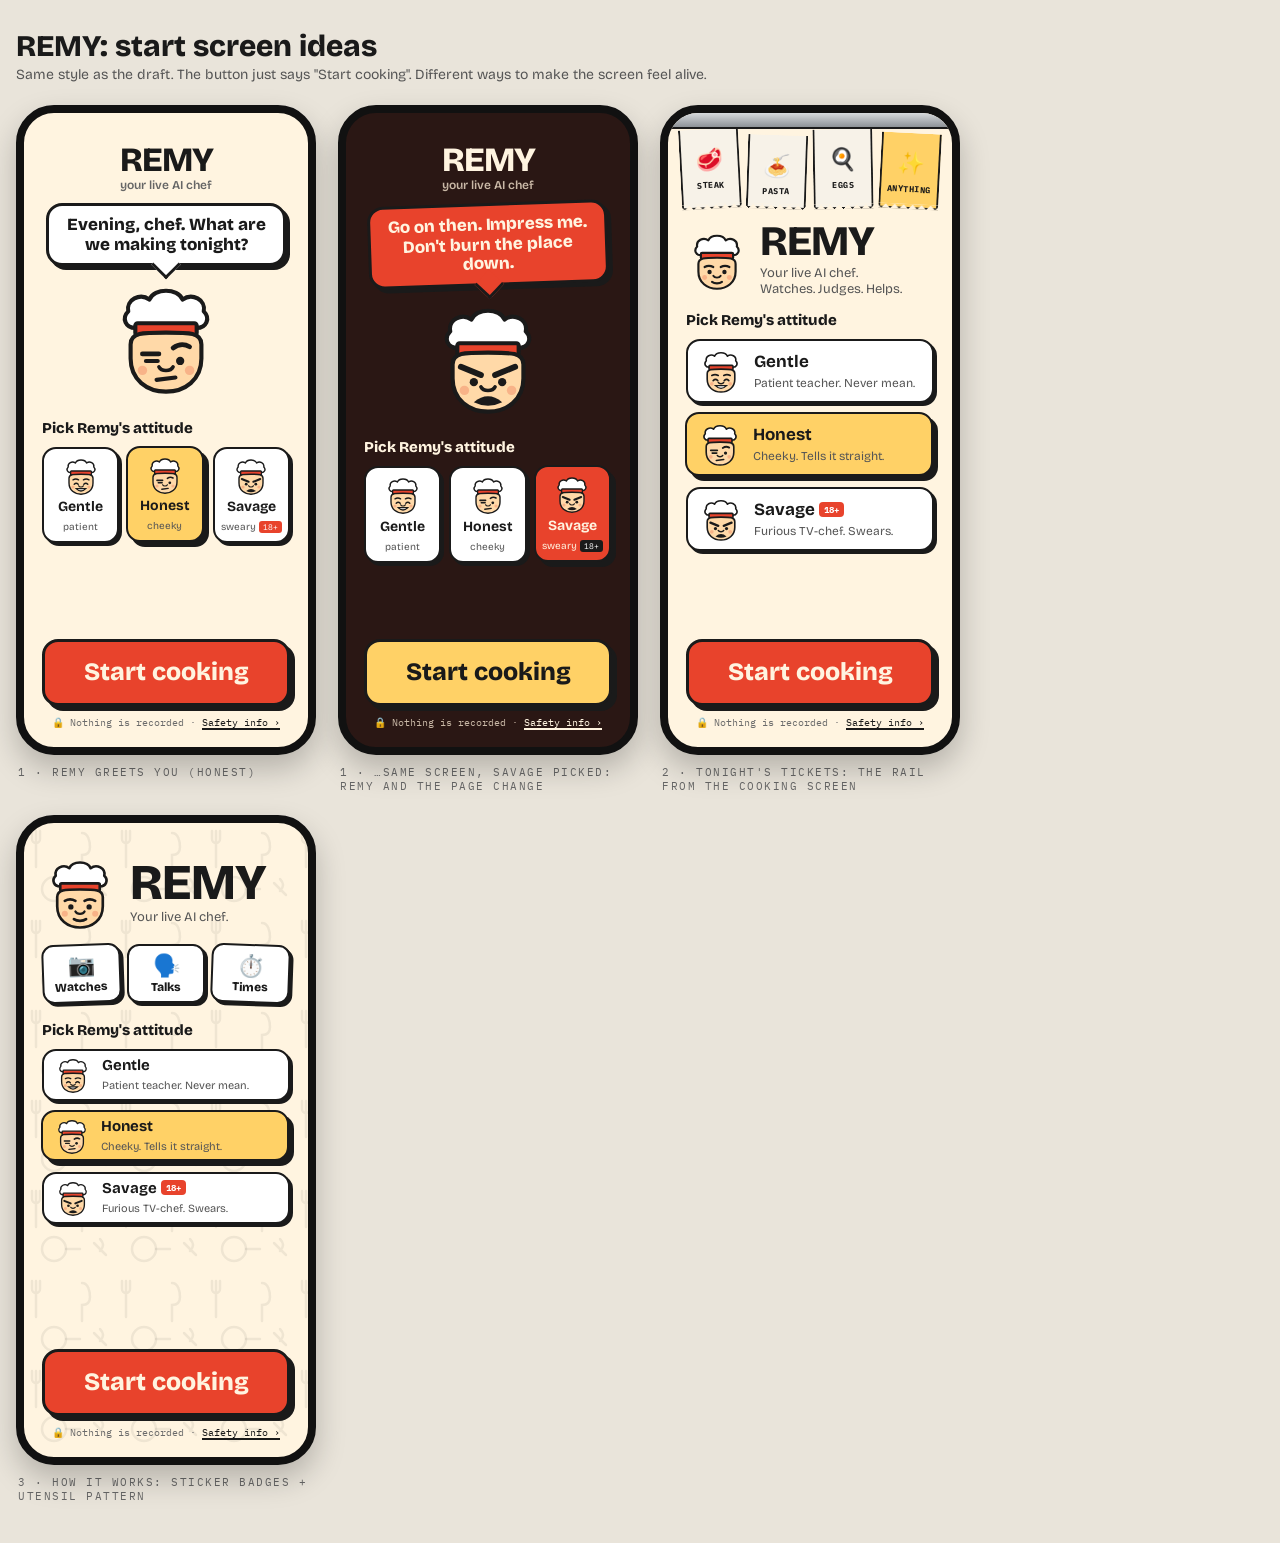
<file: docs/design/start-ideas.html>
<!doctype html><html lang="en"><head><meta charset="utf-8"><meta name="viewport" content="width=device-width, initial-scale=1">
<title>REMY start screen ideas</title>
<!-- Start screen ideas for issue #52 (Matthew). Not part of the app. -->
<link href="https://fonts.googleapis.com/css2?family=Bricolage+Grotesque:opsz,wght@12..96,500;12..96,700;12..96,800&family=IBM+Plex+Mono:wght@500;600&display=swap" rel="stylesheet">
<style>
  :root {
    --cream: #fff4e0; --paper: #f7f2e8; --ink: #1a1a1a; --tomato: #e8432c; --butter: #ffd166; --mint: #2a9d8f; --skin: #ffd9a8;
    --steel-1: #d7dadd; --steel-2: #8d9297;
    --shadow: 4px 4px 0 var(--ink); --line: 3px solid var(--ink);
  }
  * { box-sizing: border-box; }
  body { margin: 0; background: #e9e4da; color: var(--ink); font-family: "Bricolage Grotesque", system-ui, sans-serif; padding: 28px 16px 40px; }
  h1 { font-size: 30px; font-weight: 800; margin: 0; }
  .intro { margin: 2px 0 22px; font-size: 14px; color: #555; }
  .row { display: flex; gap: 22px; flex-wrap: wrap; }
  .shot { width: 300px; }
  .label { font-family: "IBM Plex Mono", monospace; font-size: 11px; letter-spacing: 1.5px; text-transform: uppercase; color: #666; margin: 10px 2px 0; }
  .phone { width: 300px; height: 650px; border-radius: 38px; border: 8px solid #111; overflow: hidden; position: relative;
    box-shadow: 0 14px 30px rgba(0,0,0,.22); background: #000; }
  .phone > * { position: absolute; z-index: 1; }
  .cam { inset: 0; z-index: 0; background:
      radial-gradient(circle at 52% 50%, transparent 0 34%, #262626 34.5% 41%, transparent 41.5%),
      radial-gradient(circle at 46% 46%, #c98a3d 0 5%, transparent 5.5%),
      radial-gradient(circle at 58% 53%, #b8742c 0 4.5%, transparent 5%),
      radial-gradient(circle at 50% 58%, #8a4b1c 0 4%, transparent 4.5%),
      radial-gradient(circle at 42% 56%, #d9a24f 0 3.5%, transparent 4%),
      radial-gradient(circle at 60% 44%, #2a170b 0 3.5%, transparent 4%),
      radial-gradient(circle at 52% 50%, #474745 0 34%, transparent 34.5%),
      linear-gradient(160deg, #6b6158, #3d3732); }

  /* ---------- shared pieces ---------- */
  .chip { background: var(--cream); border: 2.5px solid var(--ink); border-radius: 10px; padding: 4px 9px; box-shadow: 3px 3px 0 var(--ink);
    font-weight: 800; font-size: 12px; white-space: nowrap; }
  .chip.stop { background: var(--tomato); color: var(--cream); }
  .chip.live::before { content: ""; display: inline-block; width: 7px; height: 7px; border-radius: 50%; background: var(--mint); margin-right: 5px; vertical-align: 1px; }

  /* A's ticket rail, restyled to match B (ink outline + hard shadow) */
  .rail { top: 0; left: 0; right: 0; height: 16px; background: linear-gradient(var(--steel-1), var(--steel-2)); border-bottom: 2.5px solid var(--ink); }
  .ticket { background: var(--paper); border: 2.5px solid var(--ink); border-top: 0; box-shadow: var(--shadow); padding: 7px 10px 10px; text-align: center;
    -webkit-mask: linear-gradient(#000 0 0) top/100% calc(100% - 6px) no-repeat, conic-gradient(from -45deg at bottom, #0000, #000 1deg 89deg, #0000 90deg) bottom/10px 6px repeat-x;
            mask: linear-gradient(#000 0 0) top/100% calc(100% - 6px) no-repeat, conic-gradient(from -45deg at bottom, #0000, #000 1deg 89deg, #0000 90deg) bottom/10px 6px repeat-x; }
  .ticket .k { font-family: "IBM Plex Mono", monospace; font-size: 9px; letter-spacing: 1.2px; text-transform: uppercase; color: #6b6b6b; display: flex; justify-content: space-between; gap: 6px; }
  .ticket .big { font-weight: 800; font-size: 34px; line-height: 1; margin-top: 3px; font-variant-numeric: tabular-nums; }
  .ticket .bar { height: 5px; border: 1.5px solid var(--ink); border-radius: 3px; margin-top: 6px; background: linear-gradient(90deg, var(--tomato) var(--p), transparent var(--p)); }
  .ticket.check { background: var(--butter); }
  .ticket.check .k { color: var(--ink); }
  .t1 { top: 16px; right: 12px; width: 112px; transform: rotate(1.5deg); }
  .t2 { top: 16px; right: 130px; width: 96px; transform: rotate(-2deg); }

  .face { width: 84px; }
  .speech { left: 12px; right: 12px; background: var(--cream); border: var(--line); border-radius: 18px; padding: 11px 14px 13px;
    box-shadow: 5px 5px 0 var(--ink); font-weight: 800; font-size: 21px; line-height: 1.12; }
  .speech::before { content: ""; position: absolute; top: -16px; left: 96px; width: 22px; height: 22px; background: inherit;
    border-left: var(--line); border-top: var(--line); transform: skewX(-25deg) rotate(20deg); }
  .speech .who { font-family: "IBM Plex Mono", monospace; font-size: 10px; letter-spacing: 1.5px; text-transform: uppercase; color: var(--tomato); display: block; margin-bottom: 4px; }
  .speech.roast { background: var(--tomato); color: var(--cream); font-size: 24px; transform: rotate(-1.5deg); }
  .speech.roast .who { color: var(--butter); }
  .steps { left: 12px; right: 12px; bottom: 14px; background: var(--ink); color: var(--cream); border-radius: 14px; padding: 9px 12px; font-size: 13px; line-height: 1.3; }
  .steps b { color: var(--butter); margin-right: 6px; }
  .steps .tag { float: right; font-family: "IBM Plex Mono", monospace; font-size: 9px; letter-spacing: 1px; background: var(--mint); color: #fff; padding: 2px 6px; border-radius: 5px; margin-left: 6px; }

  /* ---------- 1. start screen ---------- */
  .start { background: var(--cream); }
  .start .inner { inset: 0; padding: 30px 18px 18px; display: flex; flex-direction: column; gap: 12px; }
  .brand { display: flex; align-items: center; gap: 12px; }
  .brand .face { width: 76px; }
  .brand h2 { margin: 0; font-size: 50px; font-weight: 800; line-height: .9; letter-spacing: -1px; }
  .brand p { margin: 4px 0 0; font-size: 13px; color: #555; line-height: 1.25; }
  .pick { font-weight: 800; font-size: 15px; margin-top: 4px; }
  .mode { display: flex; align-items: center; gap: 10px; background: #fff; border: 2.5px solid var(--ink); border-radius: 14px; padding: 6px 10px;
    box-shadow: 3px 3px 0 var(--ink); }
  .mode svg { width: 46px; flex: none; }
  .mode b { font-size: 17px; display: block; }
  .mode small { font-size: 12px; color: #555; }
  .mode.on { background: var(--butter); box-shadow: 5px 5px 0 var(--ink); transform: translate(-1px, -1px); }
  .mode .age { font-family: "IBM Plex Mono", monospace; font-size: 9px; background: var(--tomato); color: #fff; padding: 2px 5px; border-radius: 4px; margin-left: 4px; vertical-align: 2px; }
  .go { margin-top: auto; background: var(--tomato); color: var(--cream); border: var(--line); border-radius: 16px; box-shadow: 5px 5px 0 var(--ink);
    font-weight: 800; font-size: 23px; padding: 13px 14px 12px; text-align: center; line-height: 1.1; }
  .go small { display: block; font-size: 12px; white-space: nowrap; font-weight: 600; opacity: .9; margin-top: 3px; }
  .fine { font-family: "IBM Plex Mono", monospace; font-size: 10px; color: #6b6b6b; text-align: center; margin-top: 2px; }
  .fine u { text-decoration-thickness: 1.5px; text-underline-offset: 2px; color: var(--ink); }

  /* ---------- 4. alert ---------- */
  .alert .cam { filter: grayscale(1) brightness(.45); }
  .alert-card { top: 150px; left: 18px; right: 18px; background: var(--tomato); color: var(--cream); border: 4px solid var(--ink); border-radius: 22px;
    box-shadow: 7px 7px 0 var(--ink); padding: 16px 16px 18px; text-align: center; }
  .alert-card .face { width: 92px; margin: -64px auto 4px; display: block; }
  .alert-card h3 { margin: 0; font-size: 40px; line-height: .95; font-weight: 800; text-transform: uppercase; }
  .alert-card p { margin: 8px 0 0; font-size: 16px; font-weight: 700; }
  .alert-card .do { margin-top: 12px; background: var(--cream); color: var(--ink); border: 3px solid var(--ink); border-radius: 12px; padding: 8px; font-size: 13px; font-weight: 700; }

  .start .inner { gap: 10px; }
  .go.only { font-size: 25px; padding: 17px; }
  .fine { margin-top: 0; }
  /* 1: Remy greets you */
  .hero { display: flex; flex-direction: column; align-items: center; gap: 4px; margin: 2px 0 6px; }
  .hero .bubble { background: #fff; border: 3px solid var(--ink); border-radius: 16px; box-shadow: 4px 4px 0 var(--ink);
    padding: 9px 13px; font-weight: 800; font-size: 17px; line-height: 1.15; text-align: center; position: relative; max-width: 240px; }
  .hero .bubble::after { content: ""; position: absolute; bottom: -12px; left: 50%; width: 18px; height: 18px; background: #fff;
    border-right: 3px solid var(--ink); border-bottom: 3px solid var(--ink); transform: translateX(-50%) rotate(45deg); }
  .hero svg { width: 118px; margin-top: 6px; }
  .wordmark { font-weight: 800; font-size: 34px; letter-spacing: -1px; line-height: 1; text-align: center; }
  .wordmark small { display: block; font-size: 12px; letter-spacing: 0; font-weight: 600; color: #666; margin-top: 2px; }
  .modes-row { display: grid; grid-template-columns: repeat(3, 1fr); gap: 8px; }
  .m { background: #fff; border: 2.5px solid var(--ink); border-radius: 14px; box-shadow: 3px 3px 0 var(--ink); padding: 6px 4px 7px; text-align: center; }
  .m svg { width: 40px; display: block; margin: 0 auto 2px; }
  .m b { font-size: 14px; display: block; }
  .m small { font-size: 10px; color: #555; }
  .m.on { background: var(--butter); box-shadow: 5px 5px 0 var(--ink); transform: translate(-1px,-1px); }
  .m.on.sav { background: var(--tomato); color: var(--cream); }
  .m.on.sav small { color: var(--cream); }
  .m .age { font-family: "IBM Plex Mono", monospace; font-size: 8px; background: var(--tomato); color: #fff; padding: 1px 4px; border-radius: 3px; }
  .m.on.sav .age { background: var(--ink); }
  .start.savage { background: #2a1714; color: var(--cream); }
  .start.savage .wordmark small, .start.savage .fine { color: #c9b8a6; }
  .start.savage .fine u { color: var(--cream); }
  .start.savage .bubble { background: var(--tomato); color: var(--cream); transform: rotate(-2deg); }
  .start.savage .bubble::after { background: var(--tomato); }
  .start.savage .go { background: var(--butter); color: var(--ink); }
  .start.savage .m:not(.on) { color: var(--ink); }
  /* 2: tonight's tickets */
  .start .rail2 { position: absolute; top: 0; left: 0; right: 0; height: 16px; background: linear-gradient(var(--steel-1), var(--steel-2)); border-bottom: 2.5px solid var(--ink); z-index: 2; }
  .tix { display: flex; gap: 7px; justify-content: center; margin: -14px -6px 4px; }
  .tk { background: var(--paper); border: 2.5px solid var(--ink); border-top: 0; box-shadow: 3px 3px 0 var(--ink); padding: 18px 6px 9px; text-align: center; width: 60px;
    -webkit-mask: linear-gradient(#000 0 0) top/100% calc(100% - 5px) no-repeat, conic-gradient(from -45deg at bottom, #0000, #000 1deg 89deg, #0000 90deg) bottom/9px 5px repeat-x;
            mask: linear-gradient(#000 0 0) top/100% calc(100% - 5px) no-repeat, conic-gradient(from -45deg at bottom, #0000, #000 1deg 89deg, #0000 90deg) bottom/9px 5px repeat-x; }
  .tk:nth-child(1) { transform: rotate(-3deg); } .tk:nth-child(2) { transform: rotate(2deg); margin-top: 6px; } .tk:nth-child(3) { transform: rotate(-1deg); } .tk:nth-child(4) { transform: rotate(3deg); margin-top: 4px; background: var(--butter); }
  .tk span { font-size: 22px; display: block; }
  .tk b { font-family: "IBM Plex Mono", monospace; font-size: 8.5px; letter-spacing: .5px; text-transform: uppercase; }
  .brand.small h2 { font-size: 42px; }
  .brand.small .face { width: 62px; }
  /* 3: how it works */
  .start.pattern { background-color: var(--cream);
    background-image: url("data:image/svg+xml,%3Csvg xmlns='http://www.w3.org/2000/svg' width='90' height='90' viewBox='0 0 90 90' fill='none' stroke='%231a1a1a' stroke-opacity='.07' stroke-width='2.5' stroke-linecap='round'%3E%3Cpath d='M12 8v22M8 8v8a4 4 0 0 0 8 0V8M12 30v14'/%3E%3Cpath d='M58 10c6 0 8 8 8 14s-3 8-8 8V48'/%3E%3Ccircle cx='30' cy='66' r='12'/%3E%3Cpath d='M42 66h14'/%3E%3Cpath d='M70 60l12 12M76 56c4 4 4 8 0 12'/%3E%3C/svg%3E"); }
  .how { display: flex; gap: 6px; justify-content: space-between; margin: 2px 0 4px; }
  .how div { flex: 1; background: #fff; border: 2.5px solid var(--ink); border-radius: 12px; box-shadow: 3px 3px 0 var(--ink); padding: 7px 4px; text-align: center; font-weight: 800; font-size: 12px; }
  .how div:nth-child(1) { transform: rotate(-2deg); } .how div:nth-child(3) { transform: rotate(2deg); }
  .how span { font-size: 22px; display: block; margin-bottom: 1px; }
  .mode.compact { padding: 4px 10px; } .mode.compact svg { width: 38px; } .mode.compact b { font-size: 15px; } .mode.compact small { font-size: 11px; }
</style></head><body><svg width="0" height="0" style="position:absolute">
    <defs>
      <g id="head">
        <path d="M24 44 C16 44 12 36 18 30 C16 20 28 14 36 20 C40 10 60 10 64 20 C72 14 84 20 82 30 C88 36 84 44 76 44 Z" fill="#fff" stroke="#1a1a1a" stroke-width="3.5" stroke-linejoin="round"/>
        <rect x="24" y="40" width="52" height="10" rx="2" fill="#e8432c" stroke="#1a1a1a" stroke-width="3.5"/>
        <path d="M20 58 C20 48 30 48 50 48 C70 48 80 48 80 58 L80 70 C80 88 66 98 50 98 C34 98 20 88 20 70 Z" fill="#ffd9a8" stroke="#1a1a1a" stroke-width="3.5"/>
        <path d="M44 77 C46 81 54 81 56 77" fill="none" stroke="#1a1a1a" stroke-width="3" stroke-linecap="round"/>
        <circle cx="30" cy="80" r="4" fill="#f5a37a" opacity=".7"/><circle cx="70" cy="80" r="4" fill="#f5a37a" opacity=".7"/>
      </g>
      <g id="f-watch"><use href="#head"/><path d="M30 63 Q37 59 44 63" fill="none" stroke="#1a1a1a" stroke-width="3.5" stroke-linecap="round"/><path d="M56 63 Q63 59 70 63" fill="none" stroke="#1a1a1a" stroke-width="3.5" stroke-linecap="round"/><circle cx="38" cy="71" r="3.5" fill="#1a1a1a"/><circle cx="62" cy="71" r="3.5" fill="#1a1a1a"/><path d="M42 87 C46 90 54 90 58 87" fill="none" stroke="#1a1a1a" stroke-width="3.5" stroke-linecap="round"/></g>
      <g id="f-sus"><use href="#head"/><path d="M30 66 L44 66" stroke="#1a1a1a" stroke-width="4" stroke-linecap="round"/><path d="M56 61 Q63 56 70 60" fill="none" stroke="#1a1a1a" stroke-width="4" stroke-linecap="round"/><path d="M33 72 L43 72" stroke="#1a1a1a" stroke-width="3.5" stroke-linecap="round"/><circle cx="62" cy="72" r="3.5" fill="#1a1a1a"/><path d="M42 88 L58 86" fill="none" stroke="#1a1a1a" stroke-width="3.5" stroke-linecap="round"/></g>
      <g id="f-fury"><use href="#head"/><path d="M27 60 L44 67" stroke="#1a1a1a" stroke-width="5" stroke-linecap="round"/><path d="M73 60 L56 67" stroke="#1a1a1a" stroke-width="5" stroke-linecap="round"/><circle cx="38" cy="73" r="3.5" fill="#1a1a1a"/><circle cx="62" cy="73" r="3.5" fill="#1a1a1a"/><path d="M38 90 Q50 80 62 90 Q50 96 38 90 Z" fill="#1a1a1a"/></g>
      <g id="f-proud"><use href="#head"/><path d="M30 62 Q37 58 44 62" fill="none" stroke="#1a1a1a" stroke-width="3.5" stroke-linecap="round"/><path d="M56 62 Q63 58 70 62" fill="none" stroke="#1a1a1a" stroke-width="3.5" stroke-linecap="round"/><path d="M33 73 Q38 68 43 73" fill="none" stroke="#1a1a1a" stroke-width="3.5" stroke-linecap="round"/><path d="M57 73 Q62 68 67 73" fill="none" stroke="#1a1a1a" stroke-width="3.5" stroke-linecap="round"/><path d="M38 84 Q50 96 62 84 Z" fill="#fff" stroke="#1a1a1a" stroke-width="3"/></g>
      <!-- alarmed: no comedy, wide eyes, flat mouth (safety alerts only) -->
      <g id="f-alarm"><use href="#head"/><path d="M29 59 Q37 55 45 60" fill="none" stroke="#1a1a1a" stroke-width="4" stroke-linecap="round"/><path d="M55 60 Q63 55 71 59" fill="none" stroke="#1a1a1a" stroke-width="4" stroke-linecap="round"/><circle cx="38" cy="71" r="5.5" fill="#fff" stroke="#1a1a1a" stroke-width="3"/><circle cx="62" cy="71" r="5.5" fill="#fff" stroke="#1a1a1a" stroke-width="3"/><circle cx="38" cy="71" r="2.2" fill="#1a1a1a"/><circle cx="62" cy="71" r="2.2" fill="#1a1a1a"/><ellipse cx="50" cy="89" rx="6" ry="4.5" fill="#1a1a1a"/></g>
    </defs>
  </svg>
<h1>REMY: start screen ideas</h1><p class="intro">Same style as the draft. The button just says "Start cooking". Different ways to make the screen feel alive.</p>
<div class="row"><div class="shot"><div class="phone start "><div class="inner"><div class="wordmark">REMY<small>your live AI chef</small></div><div class="hero"><div class="bubble">Evening, chef. What are we making tonight?</div><svg viewBox="0 0 100 104"><use href="#f-sus"/></svg></div><div class="pick">Pick Remy's attitude</div><div class="modes-row"><div class="m"><svg viewBox="0 0 100 104"><use href="#f-proud"/></svg><b>Gentle</b><small>patient</small></div><div class="m on"><svg viewBox="0 0 100 104"><use href="#f-sus"/></svg><b>Honest</b><small>cheeky</small></div><div class="m sav"><svg viewBox="0 0 100 104"><use href="#f-fury"/></svg><b>Savage</b><small>sweary <span class="age">18+</span></small></div></div><div class="go only">Start cooking</div><div class="fine">🔒 Nothing is recorded · <u>Safety info ›</u></div></div></div><div class="label">1 · Remy greets you (Honest)</div></div><div class="shot"><div class="phone start savage"><div class="inner"><div class="wordmark">REMY<small>your live AI chef</small></div><div class="hero"><div class="bubble">Go on then. Impress me. Don't burn the place down.</div><svg viewBox="0 0 100 104"><use href="#f-fury"/></svg></div><div class="pick">Pick Remy's attitude</div><div class="modes-row"><div class="m"><svg viewBox="0 0 100 104"><use href="#f-proud"/></svg><b>Gentle</b><small>patient</small></div><div class="m"><svg viewBox="0 0 100 104"><use href="#f-sus"/></svg><b>Honest</b><small>cheeky</small></div><div class="m on sav"><svg viewBox="0 0 100 104"><use href="#f-fury"/></svg><b>Savage</b><small>sweary <span class="age">18+</span></small></div></div><div class="go only">Start cooking</div><div class="fine">🔒 Nothing is recorded · <u>Safety info ›</u></div></div></div><div class="label">1 · …same screen, Savage picked: Remy and the page change</div></div><div class="shot"><div class="phone start "><div class="inner"><div class="rail2"></div><div class="tix"><div class="tk"><span>🥩</span><b>Steak</b></div><div class="tk"><span>🍝</span><b>Pasta</b></div><div class="tk"><span>🍳</span><b>Eggs</b></div><div class="tk"><span>✨</span><b>Anything</b></div></div><div class="brand small"><svg class="face" viewBox="0 0 100 104"><use href="#f-watch"/></svg><div><h2>REMY</h2><p>Your live AI chef.<br>Watches. Judges. Helps.</p></div></div><div class="pick">Pick Remy's attitude</div><div class="mode"><svg viewBox="0 0 100 104"><use href="#f-proud"/></svg><div><b>Gentle</b><small>Patient teacher. Never mean.</small></div></div><div class="mode on"><svg viewBox="0 0 100 104"><use href="#f-sus"/></svg><div><b>Honest</b><small>Cheeky. Tells it straight.</small></div></div><div class="mode"><svg viewBox="0 0 100 104"><use href="#f-fury"/></svg><div><b>Savage<span class="age">18+</span></b><small>Furious TV-chef. Swears.</small></div></div><div class="go only">Start cooking</div><div class="fine">🔒 Nothing is recorded · <u>Safety info ›</u></div></div></div><div class="label">2 · Tonight's tickets: the rail from the cooking screen</div></div><div class="shot"><div class="phone start pattern"><div class="inner"><div class="brand"><svg class="face" viewBox="0 0 100 104"><use href="#f-watch"/></svg><div><h2>REMY</h2><p>Your live AI chef.</p></div></div><div class="how"><div><span>📷</span>Watches</div><div><span>🗣️</span>Talks</div><div><span>⏱️</span>Times</div></div><div class="pick">Pick Remy's attitude</div><div class="mode compact"><svg viewBox="0 0 100 104"><use href="#f-proud"/></svg><div><b>Gentle</b><small>Patient teacher. Never mean.</small></div></div><div class="mode compact on"><svg viewBox="0 0 100 104"><use href="#f-sus"/></svg><div><b>Honest</b><small>Cheeky. Tells it straight.</small></div></div><div class="mode compact"><svg viewBox="0 0 100 104"><use href="#f-fury"/></svg><div><b>Savage<span class="age">18+</span></b><small>Furious TV-chef. Swears.</small></div></div><div class="go only">Start cooking</div><div class="fine">🔒 Nothing is recorded · <u>Safety info ›</u></div></div></div><div class="label">3 · How it works: sticker badges + utensil pattern</div></div></div></body></html>
</file>
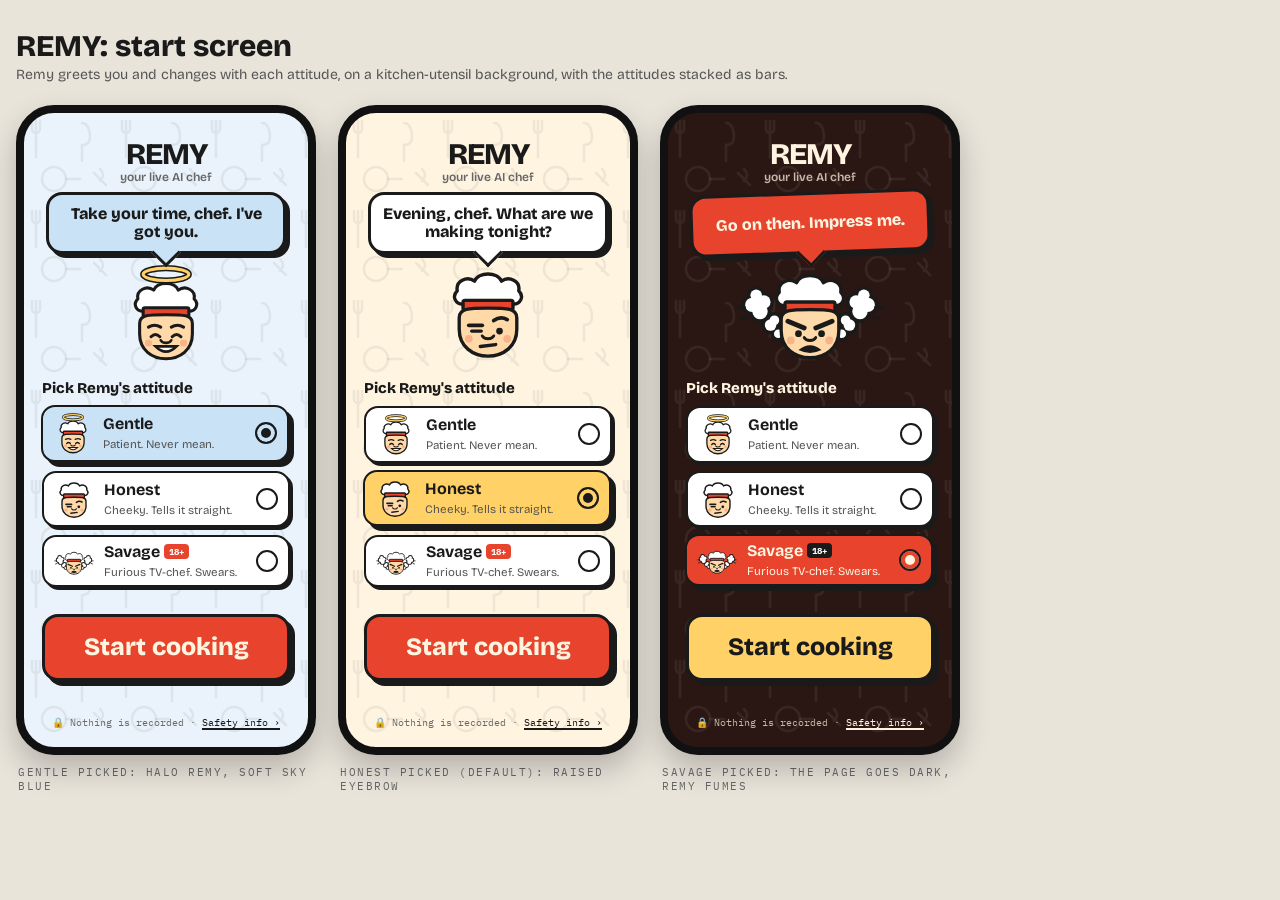
<file: docs/design/start.html>
<!doctype html><html lang="en"><head><meta charset="utf-8"><meta name="viewport" content="width=device-width, initial-scale=1">
<title>REMY start screen</title>
<!-- Start screen for issue #52 (Matthew): greeting (idea 1) + utensil pattern (idea 3) + stacked attitude bars. Not part of the app. -->
<link href="https://fonts.googleapis.com/css2?family=Bricolage+Grotesque:opsz,wght@12..96,500;12..96,700;12..96,800&family=IBM+Plex+Mono:wght@500;600&display=swap" rel="stylesheet">
<style>
  :root {
    --cream: #fff4e0; --paper: #f7f2e8; --ink: #1a1a1a; --tomato: #e8432c; --butter: #ffd166; --mint: #2a9d8f; --skin: #ffd9a8;
    --steel-1: #d7dadd; --steel-2: #8d9297;
    --shadow: 4px 4px 0 var(--ink); --line: 3px solid var(--ink);
  }
  * { box-sizing: border-box; }
  body { margin: 0; background: #e9e4da; color: var(--ink); font-family: "Bricolage Grotesque", system-ui, sans-serif; padding: 28px 16px 40px; }
  h1 { font-size: 30px; font-weight: 800; margin: 0; }
  .intro { margin: 2px 0 22px; font-size: 14px; color: #555; }
  .row { display: flex; gap: 22px; flex-wrap: wrap; }
  .shot { width: 300px; }
  .label { font-family: "IBM Plex Mono", monospace; font-size: 11px; letter-spacing: 1.5px; text-transform: uppercase; color: #666; margin: 10px 2px 0; }
  .phone { width: 300px; height: 650px; border-radius: 38px; border: 8px solid #111; overflow: hidden; position: relative;
    box-shadow: 0 14px 30px rgba(0,0,0,.22); background: #000; }
  .phone > * { position: absolute; z-index: 1; }
  .cam { inset: 0; z-index: 0; background:
      radial-gradient(circle at 52% 50%, transparent 0 34%, #262626 34.5% 41%, transparent 41.5%),
      radial-gradient(circle at 46% 46%, #c98a3d 0 5%, transparent 5.5%),
      radial-gradient(circle at 58% 53%, #b8742c 0 4.5%, transparent 5%),
      radial-gradient(circle at 50% 58%, #8a4b1c 0 4%, transparent 4.5%),
      radial-gradient(circle at 42% 56%, #d9a24f 0 3.5%, transparent 4%),
      radial-gradient(circle at 60% 44%, #2a170b 0 3.5%, transparent 4%),
      radial-gradient(circle at 52% 50%, #474745 0 34%, transparent 34.5%),
      linear-gradient(160deg, #6b6158, #3d3732); }

  /* ---------- shared pieces ---------- */
  .chip { background: var(--cream); border: 2.5px solid var(--ink); border-radius: 10px; padding: 4px 9px; box-shadow: 3px 3px 0 var(--ink);
    font-weight: 800; font-size: 12px; white-space: nowrap; }
  .chip.stop { background: var(--tomato); color: var(--cream); }
  .chip.live::before { content: ""; display: inline-block; width: 7px; height: 7px; border-radius: 50%; background: var(--mint); margin-right: 5px; vertical-align: 1px; }

  /* A's ticket rail, restyled to match B (ink outline + hard shadow) */
  .rail { top: 0; left: 0; right: 0; height: 16px; background: linear-gradient(var(--steel-1), var(--steel-2)); border-bottom: 2.5px solid var(--ink); }
  .ticket { background: var(--paper); border: 2.5px solid var(--ink); border-top: 0; box-shadow: var(--shadow); padding: 7px 10px 10px; text-align: center;
    -webkit-mask: linear-gradient(#000 0 0) top/100% calc(100% - 6px) no-repeat, conic-gradient(from -45deg at bottom, #0000, #000 1deg 89deg, #0000 90deg) bottom/10px 6px repeat-x;
            mask: linear-gradient(#000 0 0) top/100% calc(100% - 6px) no-repeat, conic-gradient(from -45deg at bottom, #0000, #000 1deg 89deg, #0000 90deg) bottom/10px 6px repeat-x; }
  .ticket .k { font-family: "IBM Plex Mono", monospace; font-size: 9px; letter-spacing: 1.2px; text-transform: uppercase; color: #6b6b6b; display: flex; justify-content: space-between; gap: 6px; }
  .ticket .big { font-weight: 800; font-size: 34px; line-height: 1; margin-top: 3px; font-variant-numeric: tabular-nums; }
  .ticket .bar { height: 5px; border: 1.5px solid var(--ink); border-radius: 3px; margin-top: 6px; background: linear-gradient(90deg, var(--tomato) var(--p), transparent var(--p)); }
  .ticket.check { background: var(--butter); }
  .ticket.check .k { color: var(--ink); }
  .t1 { top: 16px; right: 12px; width: 112px; transform: rotate(1.5deg); }
  .t2 { top: 16px; right: 130px; width: 96px; transform: rotate(-2deg); }

  .face { width: 84px; }
  .speech { left: 12px; right: 12px; background: var(--cream); border: var(--line); border-radius: 18px; padding: 11px 14px 13px;
    box-shadow: 5px 5px 0 var(--ink); font-weight: 800; font-size: 21px; line-height: 1.12; }
  .speech::before { content: ""; position: absolute; top: -16px; left: 96px; width: 22px; height: 22px; background: inherit;
    border-left: var(--line); border-top: var(--line); transform: skewX(-25deg) rotate(20deg); }
  .speech .who { font-family: "IBM Plex Mono", monospace; font-size: 10px; letter-spacing: 1.5px; text-transform: uppercase; color: var(--tomato); display: block; margin-bottom: 4px; }
  .speech.roast { background: var(--tomato); color: var(--cream); font-size: 24px; transform: rotate(-1.5deg); }
  .speech.roast .who { color: var(--butter); }
  .steps { left: 12px; right: 12px; bottom: 14px; background: var(--ink); color: var(--cream); border-radius: 14px; padding: 9px 12px; font-size: 13px; line-height: 1.3; }
  .steps b { color: var(--butter); margin-right: 6px; }
  .steps .tag { float: right; font-family: "IBM Plex Mono", monospace; font-size: 9px; letter-spacing: 1px; background: var(--mint); color: #fff; padding: 2px 6px; border-radius: 5px; margin-left: 6px; }

  /* ---------- 1. start screen ---------- */
  .start { background: var(--cream); }
  .start .inner { inset: 0; padding: 30px 18px 18px; display: flex; flex-direction: column; gap: 12px; }
  .brand { display: flex; align-items: center; gap: 12px; }
  .brand .face { width: 76px; }
  .brand h2 { margin: 0; font-size: 50px; font-weight: 800; line-height: .9; letter-spacing: -1px; }
  .brand p { margin: 4px 0 0; font-size: 13px; color: #555; line-height: 1.25; }
  .pick { font-weight: 800; font-size: 15px; margin-top: 4px; }
  .mode { display: flex; align-items: center; gap: 10px; background: #fff; border: 2.5px solid var(--ink); border-radius: 14px; padding: 6px 10px;
    box-shadow: 3px 3px 0 var(--ink); }
  .mode svg { width: 46px; flex: none; }
  .mode b { font-size: 17px; display: block; }
  .mode small { font-size: 12px; color: #555; }
  .mode.on { background: var(--butter); box-shadow: 5px 5px 0 var(--ink); transform: translate(-1px, -1px); }
  .mode .age { font-family: "IBM Plex Mono", monospace; font-size: 9px; background: var(--tomato); color: #fff; padding: 2px 5px; border-radius: 4px; margin-left: 4px; vertical-align: 2px; }
  .go { margin-top: auto; background: var(--tomato); color: var(--cream); border: var(--line); border-radius: 16px; box-shadow: 5px 5px 0 var(--ink);
    font-weight: 800; font-size: 23px; padding: 13px 14px 12px; text-align: center; line-height: 1.1; }
  .go small { display: block; font-size: 12px; white-space: nowrap; font-weight: 600; opacity: .9; margin-top: 3px; }
  .fine { font-family: "IBM Plex Mono", monospace; font-size: 10px; color: #6b6b6b; text-align: center; margin-top: 2px; }
  .fine u { text-decoration-thickness: 1.5px; text-underline-offset: 2px; color: var(--ink); }

  /* ---------- 4. alert ---------- */
  .alert .cam { filter: grayscale(1) brightness(.45); }
  .alert-card { top: 150px; left: 18px; right: 18px; background: var(--tomato); color: var(--cream); border: 4px solid var(--ink); border-radius: 22px;
    box-shadow: 7px 7px 0 var(--ink); padding: 16px 16px 18px; text-align: center; }
  .alert-card .face { width: 92px; margin: -64px auto 4px; display: block; }
  .alert-card h3 { margin: 0; font-size: 40px; line-height: .95; font-weight: 800; text-transform: uppercase; }
  .alert-card p { margin: 8px 0 0; font-size: 16px; font-weight: 700; }
  .alert-card .do { margin-top: 12px; background: var(--cream); color: var(--ink); border: 3px solid var(--ink); border-radius: 12px; padding: 8px; font-size: 13px; font-weight: 700; }

  .start .inner { gap: 10px; }
  .go.only { font-size: 25px; padding: 17px; margin-top: 18px; }  /* small gap under the attitudes */
  .fs .fine { margin-top: auto; }  /* footer stays at the bottom */
  .fine { margin-top: 0; }
  /* 1: Remy greets you */
  .hero { display: flex; flex-direction: column; align-items: center; gap: 4px; margin: 2px 0 6px; }
  .hero .bubble { background: #fff; border: 3px solid var(--ink); border-radius: 16px; box-shadow: 4px 4px 0 var(--ink);
    padding: 9px 13px; font-weight: 800; font-size: 17px; line-height: 1.15; text-align: center; position: relative; max-width: 240px; }
  .hero .bubble::after { content: ""; position: absolute; bottom: -12px; left: 50%; width: 18px; height: 18px; background: #fff;
    border-right: 3px solid var(--ink); border-bottom: 3px solid var(--ink); transform: translateX(-50%) rotate(45deg); }
  .hero svg { width: 118px; margin-top: 6px; }
  .wordmark { font-weight: 800; font-size: 34px; letter-spacing: -1px; line-height: 1; text-align: center; }
  .wordmark small { display: block; font-size: 12px; letter-spacing: 0; font-weight: 600; color: #666; margin-top: 2px; }
  .modes-row { display: grid; grid-template-columns: repeat(3, 1fr); gap: 8px; }
  .m { background: #fff; border: 2.5px solid var(--ink); border-radius: 14px; box-shadow: 3px 3px 0 var(--ink); padding: 6px 4px 7px; text-align: center; }
  .m svg { width: 40px; display: block; margin: 0 auto 2px; }
  .m b { font-size: 14px; display: block; }
  .m small { font-size: 10px; color: #555; }
  .m.on { background: var(--butter); box-shadow: 5px 5px 0 var(--ink); transform: translate(-1px,-1px); }
  .m.on.sav { background: var(--tomato); color: var(--cream); }
  .m.on.sav small { color: var(--cream); }
  .m .age { font-family: "IBM Plex Mono", monospace; font-size: 8px; background: var(--tomato); color: #fff; padding: 1px 4px; border-radius: 3px; }
  .m.on.sav .age { background: var(--ink); }
  .start.savage { background: #2a1714; color: var(--cream); }
  .start.savage .wordmark small, .start.savage .fine { color: #c9b8a6; }
  .start.savage .fine u { color: var(--cream); }
  .start.savage .bubble { background: var(--tomato); color: var(--cream); transform: rotate(-2deg); }
  .start.savage .bubble::after { background: var(--tomato); }
  .start.savage .go { background: var(--butter); color: var(--ink); }
  .start.savage .m:not(.on) { color: var(--ink); }
  /* 2: tonight's tickets */
  .start .rail2 { position: absolute; top: 0; left: 0; right: 0; height: 16px; background: linear-gradient(var(--steel-1), var(--steel-2)); border-bottom: 2.5px solid var(--ink); z-index: 2; }
  .tix { display: flex; gap: 7px; justify-content: center; margin: -14px -6px 4px; }
  .tk { background: var(--paper); border: 2.5px solid var(--ink); border-top: 0; box-shadow: 3px 3px 0 var(--ink); padding: 18px 6px 9px; text-align: center; width: 60px;
    -webkit-mask: linear-gradient(#000 0 0) top/100% calc(100% - 5px) no-repeat, conic-gradient(from -45deg at bottom, #0000, #000 1deg 89deg, #0000 90deg) bottom/9px 5px repeat-x;
            mask: linear-gradient(#000 0 0) top/100% calc(100% - 5px) no-repeat, conic-gradient(from -45deg at bottom, #0000, #000 1deg 89deg, #0000 90deg) bottom/9px 5px repeat-x; }
  .tk:nth-child(1) { transform: rotate(-3deg); } .tk:nth-child(2) { transform: rotate(2deg); margin-top: 6px; } .tk:nth-child(3) { transform: rotate(-1deg); } .tk:nth-child(4) { transform: rotate(3deg); margin-top: 4px; background: var(--butter); }
  .tk span { font-size: 22px; display: block; }
  .tk b { font-family: "IBM Plex Mono", monospace; font-size: 8.5px; letter-spacing: .5px; text-transform: uppercase; }
  .brand.small h2 { font-size: 42px; }
  .brand.small .face { width: 62px; }
  /* 3: how it works */
  .start.pattern { background-color: var(--cream);
    background-image: url("data:image/svg+xml,%3Csvg xmlns='http://www.w3.org/2000/svg' width='90' height='90' viewBox='0 0 90 90' fill='none' stroke='%231a1a1a' stroke-opacity='.07' stroke-width='2.5' stroke-linecap='round'%3E%3Cpath d='M12 8v22M8 8v8a4 4 0 0 0 8 0V8M12 30v14'/%3E%3Cpath d='M58 10c6 0 8 8 8 14s-3 8-8 8V48'/%3E%3Ccircle cx='30' cy='66' r='12'/%3E%3Cpath d='M42 66h14'/%3E%3Cpath d='M70 60l12 12M76 56c4 4 4 8 0 12'/%3E%3C/svg%3E"); }
  .how { display: flex; gap: 6px; justify-content: space-between; margin: 2px 0 4px; }
  .how div { flex: 1; background: #fff; border: 2.5px solid var(--ink); border-radius: 12px; box-shadow: 3px 3px 0 var(--ink); padding: 7px 4px; text-align: center; font-weight: 800; font-size: 12px; }
  .how div:nth-child(1) { transform: rotate(-2deg); } .how div:nth-child(3) { transform: rotate(2deg); }
  .how span { font-size: 22px; display: block; margin-bottom: 1px; }
  .mode.compact { padding: 4px 10px; } .mode.compact svg { width: 38px; } .mode.compact b { font-size: 15px; } .mode.compact small { font-size: 11px; }

  .fs { background-color: var(--cream); background-image: url("data:image/svg+xml,%3Csvg xmlns='http://www.w3.org/2000/svg' width='90' height='90' viewBox='0 0 90 90' fill='none' stroke='%231a1a1a' stroke-opacity='.07' stroke-width='2.5' stroke-linecap='round'%3E%3Cpath d='M12 8v22M8 8v8a4 4 0 0 0 8 0V8M12 30v14'/%3E%3Cpath d='M58 10c6 0 8 8 8 14s-3 8-8 8V48'/%3E%3Ccircle cx='30' cy='66' r='12'/%3E%3Cpath d='M42 66h14'/%3E%3Cpath d='M70 60l12 12M76 56c4 4 4 8 0 12'/%3E%3C/svg%3E"); }
  .fs.savage { background-color: #2a1714; color: var(--cream); background-image: url("data:image/svg+xml,%3Csvg xmlns='http://www.w3.org/2000/svg' width='90' height='90' viewBox='0 0 90 90' fill='none' stroke='%23fff4e0' stroke-opacity='.07' stroke-width='2.5' stroke-linecap='round'%3E%3Cpath d='M12 8v22M8 8v8a4 4 0 0 0 8 0V8M12 30v14'/%3E%3Cpath d='M58 10c6 0 8 8 8 14s-3 8-8 8V48'/%3E%3Ccircle cx='30' cy='66' r='12'/%3E%3Cpath d='M42 66h14'/%3E%3Cpath d='M70 60l12 12M76 56c4 4 4 8 0 12'/%3E%3C/svg%3E"); }
  .fs .inner { gap: 9px; padding-top: 26px; }
  .fs .wordmark { font-size: 30px; }
  .fs .hero { margin: 0 0 2px; height: 172px; justify-content: flex-start; }  /* fixed: bars never move between attitudes */
  .fs .hero svg { width: 96px; margin-top: 4px; }
  .fs.savage .hero svg { width: 150px; margin-top: -6px; }  /* wider drawing (steam), same head size */
  .fs.gentle .hero svg { width: 100px; }
  .fs .hero .bubble { font-size: 16px; padding: 8px 12px; min-height: 62px; width: 240px; display: flex; align-items: center; justify-content: center; }
  /* fixed size: nothing jumps when you switch attitude */
  .bars { display: flex; flex-direction: column; gap: 8px; }
  .bars .mode { padding: 5px 10px; gap: 10px; }
  .bars .mode svg { width: 40px; }
  .bars .mode b { font-size: 16px; }
  .bars .mode small { font-size: 11.5px; }
  .bars .mode .tick { margin-left: auto; width: 22px; height: 22px; border-radius: 50%; border: 2.5px solid var(--ink); background: #fff; flex: none; }
  .bars .mode.on .tick { background: var(--ink); box-shadow: inset 0 0 0 4px var(--butter); }
  /* per-mode theme */
  .fs.gentle { background-color: #eaf3fb; }  /* Gentle = soft sky blue */
  .fs.gentle .mode.on { background: #c9e2f6; }
  .fs.gentle .mode.on .tick { box-shadow: inset 0 0 0 4px #c9e2f6; }
  .fs.gentle .bubble { background: #c9e2f6; } .fs.gentle .bubble::after { background: #c9e2f6; }
  .fs.savage .wordmark small, .fs.savage .fine { color: #c9b8a6; } .fs.savage .fine u { color: var(--cream); }
  .fs.savage .mode:not(.on) { color: var(--ink); }
  .fs.savage .mode.on { background: var(--tomato); color: var(--cream); } .fs.savage .mode.on small { color: var(--cream); }
  .fs.savage .mode.on .tick { background: var(--cream); box-shadow: inset 0 0 0 4px var(--tomato); }
  .fs.savage .mode.on .age { background: var(--ink); }
  .fs.savage .bubble { background: var(--tomato); color: var(--cream); transform: rotate(-2deg); } .fs.savage .bubble::after { background: var(--tomato); }
  .fs.savage .go { background: var(--butter); color: var(--ink); }
</style></head><body><svg width="0" height="0" style="position:absolute">
    <defs>
      <g id="head">
        <path d="M24 44 C16 44 12 36 18 30 C16 20 28 14 36 20 C40 10 60 10 64 20 C72 14 84 20 82 30 C88 36 84 44 76 44 Z" fill="#fff" stroke="#1a1a1a" stroke-width="3.5" stroke-linejoin="round"/>
        <rect x="24" y="40" width="52" height="10" rx="2" fill="#e8432c" stroke="#1a1a1a" stroke-width="3.5"/>
        <path d="M20 58 C20 48 30 48 50 48 C70 48 80 48 80 58 L80 70 C80 88 66 98 50 98 C34 98 20 88 20 70 Z" fill="#ffd9a8" stroke="#1a1a1a" stroke-width="3.5"/>
        <path d="M44 77 C46 81 54 81 56 77" fill="none" stroke="#1a1a1a" stroke-width="3" stroke-linecap="round"/>
        <circle cx="30" cy="80" r="4" fill="#f5a37a" opacity=".7"/><circle cx="70" cy="80" r="4" fill="#f5a37a" opacity=".7"/>
      </g>
      <g id="f-watch"><use href="#head"/><path d="M30 63 Q37 59 44 63" fill="none" stroke="#1a1a1a" stroke-width="3.5" stroke-linecap="round"/><path d="M56 63 Q63 59 70 63" fill="none" stroke="#1a1a1a" stroke-width="3.5" stroke-linecap="round"/><circle cx="38" cy="71" r="3.5" fill="#1a1a1a"/><circle cx="62" cy="71" r="3.5" fill="#1a1a1a"/><path d="M42 87 C46 90 54 90 58 87" fill="none" stroke="#1a1a1a" stroke-width="3.5" stroke-linecap="round"/></g>
      <g id="f-sus"><use href="#head"/><path d="M30 66 L44 66" stroke="#1a1a1a" stroke-width="4" stroke-linecap="round"/><path d="M56 61 Q63 56 70 60" fill="none" stroke="#1a1a1a" stroke-width="4" stroke-linecap="round"/><path d="M33 72 L43 72" stroke="#1a1a1a" stroke-width="3.5" stroke-linecap="round"/><circle cx="62" cy="72" r="3.5" fill="#1a1a1a"/><path d="M42 88 L58 86" fill="none" stroke="#1a1a1a" stroke-width="3.5" stroke-linecap="round"/></g>
      <g id="f-fury"><use href="#head"/><path d="M27 60 L44 67" stroke="#1a1a1a" stroke-width="5" stroke-linecap="round"/><path d="M73 60 L56 67" stroke="#1a1a1a" stroke-width="5" stroke-linecap="round"/><circle cx="38" cy="73" r="3.5" fill="#1a1a1a"/><circle cx="62" cy="73" r="3.5" fill="#1a1a1a"/><path d="M38 90 Q50 80 62 90 Q50 96 38 90 Z" fill="#1a1a1a"/></g>
      <g id="f-proud"><use href="#head"/><path d="M30 62 Q37 58 44 62" fill="none" stroke="#1a1a1a" stroke-width="3.5" stroke-linecap="round"/><path d="M56 62 Q63 58 70 62" fill="none" stroke="#1a1a1a" stroke-width="3.5" stroke-linecap="round"/><path d="M33 73 Q38 68 43 73" fill="none" stroke="#1a1a1a" stroke-width="3.5" stroke-linecap="round"/><path d="M57 73 Q62 68 67 73" fill="none" stroke="#1a1a1a" stroke-width="3.5" stroke-linecap="round"/><path d="M38 84 Q50 96 62 84 Z" fill="#fff" stroke="#1a1a1a" stroke-width="3"/></g>

      <!-- accessories: a halo for Gentle, steam from the ears for Savage -->
      <g id="acc-halo"><ellipse cx="50" cy="2" rx="26" ry="7" fill="none" stroke="#1a1a1a" stroke-width="7"/><ellipse cx="50" cy="2" rx="26" ry="7" fill="none" stroke="#ffd166" stroke-width="3.5"/></g>
      <g id="acc-steam">
        <!-- cartoon steam: puffs grow as they blow out of each ear, plus little speed lines -->
        <g fill="#1a1a1a" stroke="#1a1a1a" stroke-width="7"><circle cx="17" cy="73" r="4.5"/><circle cx="9" cy="64" r="6"/><circle cx="13" cy="59" r="5"/><circle cx="-2" cy="50" r="8"/><circle cx="-10" cy="43" r="7.5"/><circle cx="2" cy="40" r="7"/><circle cx="-6" cy="33" r="6"/></g><g fill="#fff"><circle cx="17" cy="73" r="4.5"/><circle cx="9" cy="64" r="6"/><circle cx="13" cy="59" r="5"/><circle cx="-2" cy="50" r="8"/><circle cx="-10" cy="43" r="7.5"/><circle cx="2" cy="40" r="7"/><circle cx="-6" cy="33" r="6"/></g><g fill="#1a1a1a" stroke="#1a1a1a" stroke-width="7"><circle cx="83" cy="73" r="4.5"/><circle cx="91" cy="64" r="6"/><circle cx="87" cy="59" r="5"/><circle cx="102" cy="50" r="8"/><circle cx="110" cy="43" r="7.5"/><circle cx="98" cy="40" r="7"/><circle cx="106" cy="33" r="6"/></g><g fill="#fff"><circle cx="83" cy="73" r="4.5"/><circle cx="91" cy="64" r="6"/><circle cx="87" cy="59" r="5"/><circle cx="102" cy="50" r="8"/><circle cx="110" cy="43" r="7.5"/><circle cx="98" cy="40" r="7"/><circle cx="106" cy="33" r="6"/></g>
        <g stroke="#1a1a1a" stroke-width="3" stroke-linecap="round" fill="none"><path d="M-16 56 L-22 58"/><path d="M-18 46 L-25 46"/><path d="M116 56 L122 58"/><path d="M118 46 L125 46"/></g>
      </g>
      <g id="acc-flush"><!-- angry red flush over the face --><path d="M22 60 C22 52 32 52 50 52 C68 52 78 52 78 60 L78 70 C78 86 65 96 50 96 C35 96 22 86 22 70 Z" fill="#e8432c" opacity=".28"/></g>
      <g id="f-gentle"><use href="#f-proud"/><use href="#acc-halo"/></g>
      <g id="f-savage"><use href="#acc-steam"/><use href="#f-fury"/></g>
      <!-- alarmed: no comedy, wide eyes, flat mouth (safety alerts only) -->
      <g id="f-alarm"><use href="#head"/><path d="M29 59 Q37 55 45 60" fill="none" stroke="#1a1a1a" stroke-width="4" stroke-linecap="round"/><path d="M55 60 Q63 55 71 59" fill="none" stroke="#1a1a1a" stroke-width="4" stroke-linecap="round"/><circle cx="38" cy="71" r="5.5" fill="#fff" stroke="#1a1a1a" stroke-width="3"/><circle cx="62" cy="71" r="5.5" fill="#fff" stroke="#1a1a1a" stroke-width="3"/><circle cx="38" cy="71" r="2.2" fill="#1a1a1a"/><circle cx="62" cy="71" r="2.2" fill="#1a1a1a"/><ellipse cx="50" cy="89" rx="6" ry="4.5" fill="#1a1a1a"/></g>
    </defs>
  </svg>
<h1>REMY: start screen</h1><p class="intro">Remy greets you and changes with each attitude, on a kitchen-utensil background, with the attitudes stacked as bars.</p>
<div class="row"><div class="shot"><div class="phone start fs gentle"><div class="inner"><div class="wordmark">REMY<small>your live AI chef</small></div><div class="hero"><div class="bubble">Take your time, chef. I've got you.</div><svg viewBox="-4 -12 108 116"><use href="#f-gentle"/></svg></div><div class="pick">Pick Remy's attitude</div><div class="bars"><div class="mode on"><svg viewBox="-4 -12 108 116"><use href="#f-gentle"/></svg><div><b>Gentle</b><small>Patient. Never mean.</small></div><span class="tick"></span></div><div class="mode"><svg viewBox="0 0 100 104"><use href="#f-sus"/></svg><div><b>Honest</b><small>Cheeky. Tells it straight.</small></div><span class="tick"></span></div><div class="mode"><svg viewBox="-28 -12 156 116"><use href="#f-savage"/></svg><div><b>Savage<span class="age">18+</span></b><small>Furious TV-chef. Swears.</small></div><span class="tick"></span></div></div><div class="go only">Start cooking</div><div class="fine">🔒 Nothing is recorded · <u>Safety info ›</u></div></div></div><div class="label">Gentle picked: halo Remy, soft sky blue</div></div><div class="shot"><div class="phone start fs honest"><div class="inner"><div class="wordmark">REMY<small>your live AI chef</small></div><div class="hero"><div class="bubble">Evening, chef. What are we making tonight?</div><svg viewBox="0 0 100 104"><use href="#f-sus"/></svg></div><div class="pick">Pick Remy's attitude</div><div class="bars"><div class="mode"><svg viewBox="-4 -12 108 116"><use href="#f-gentle"/></svg><div><b>Gentle</b><small>Patient. Never mean.</small></div><span class="tick"></span></div><div class="mode on"><svg viewBox="0 0 100 104"><use href="#f-sus"/></svg><div><b>Honest</b><small>Cheeky. Tells it straight.</small></div><span class="tick"></span></div><div class="mode"><svg viewBox="-28 -12 156 116"><use href="#f-savage"/></svg><div><b>Savage<span class="age">18+</span></b><small>Furious TV-chef. Swears.</small></div><span class="tick"></span></div></div><div class="go only">Start cooking</div><div class="fine">🔒 Nothing is recorded · <u>Safety info ›</u></div></div></div><div class="label">Honest picked (default): raised eyebrow</div></div><div class="shot"><div class="phone start fs savage"><div class="inner"><div class="wordmark">REMY<small>your live AI chef</small></div><div class="hero"><div class="bubble">Go on then. Impress me.</div><svg viewBox="-28 -12 156 116"><use href="#f-savage"/></svg></div><div class="pick">Pick Remy's attitude</div><div class="bars"><div class="mode"><svg viewBox="-4 -12 108 116"><use href="#f-gentle"/></svg><div><b>Gentle</b><small>Patient. Never mean.</small></div><span class="tick"></span></div><div class="mode"><svg viewBox="0 0 100 104"><use href="#f-sus"/></svg><div><b>Honest</b><small>Cheeky. Tells it straight.</small></div><span class="tick"></span></div><div class="mode on"><svg viewBox="-28 -12 156 116"><use href="#f-savage"/></svg><div><b>Savage<span class="age">18+</span></b><small>Furious TV-chef. Swears.</small></div><span class="tick"></span></div></div><div class="go only">Start cooking</div><div class="fine">🔒 Nothing is recorded · <u>Safety info ›</u></div></div></div><div class="label">Savage picked: the page goes dark, Remy fumes</div></div></div></body></html>
</file>
